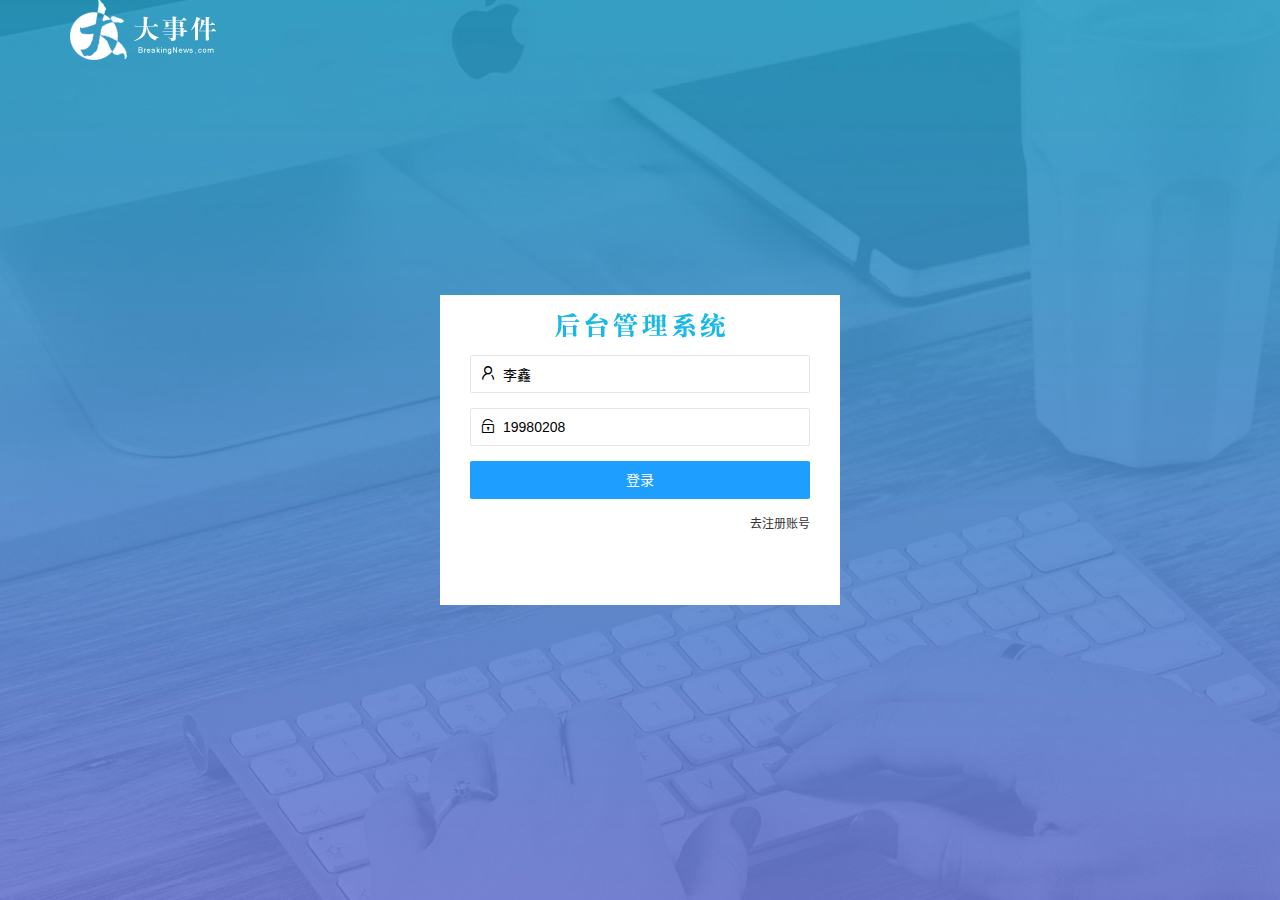
<file: login.html>
<!DOCTYPE html>
<html lang="zh-CN">

<head>
    <meta charset="UTF-8">
    <meta name="viewport" content="width=device-width, initial-scale=1.0">
    <title>Document</title>
    <!-- 1.引入layui的样式文件 -->
    <link rel="stylesheet" href="/assets/lib/layui/css/layui.css">
    <!-- 2.引入login的样式文件 -->
    <link rel="stylesheet" href="/assets/css/login.css">
    <!-- 引入icon图标 -->
    <link rel="shortcut icon" href="bitbug_favicon.ico">
</head>

<!-- 头部的 Logo 区域 -->
<div class="layui-main">
    <img src="/assets/images/logo.png" alt="" />
</div>

<!-- 登录注册区域 -->
<div class="loginAndRegBox">
    <!-- 登录注册标题 -->
    <div class="title-box"></div>
    <!-- 登录的div -->
    <div class="login-box">
        <!-- 登录的表单 -->
        <form class="layui-form" id="form_login">
            <!-- 用户名 -->
            <div class="layui-form-item">
                <i class="layui-icon layui-icon-username"></i>
                <input type="text" name="username" required lay-verify="required" placeholder="请输入用户名"
                    autocomplete="off" class="layui-input" value="李鑫">
            </div>
            <!-- 密码 -->
            <div class="layui-form-item">
                <i class="layui-icon layui-icon-password"></i>
                <input type="text" name="password" required lay-verify="required|pwd" placeholder="请输入密码"
                    autocomplete="off" class="layui-input" value="19980208">
            </div>
            <!-- 登录按钮 -->
            <div class="layui-form-item">
                <button class="layui-btn layui-btn-fluid layui-btn-normal" lay-submit>登录</button>
            </div>
            <!-- a -->
            <div class="layui-form-item links">
                <a href="javascript:;" id="link_reg">去注册账号</a>
            </div>
        </form>
    </div>


    <div class="reg-box">
        <!-- 注册的表单 -->
        <form class="layui-form" id="form_reg">
            <!-- 用户名 -->
            <div class="layui-form-item">
                <i class="layui-icon layui-icon-username"></i>
                <input type="text" name="username" required lay-verify="required" placeholder="请输入用户名"
                    autocomplete="off" class="layui-input" />
            </div>
            <!-- 密码 -->
            <div class="layui-form-item">
                <i class="layui-icon layui-icon-password"></i>
                <input type="text" name="password" required lay-verify="required|pwd" placeholder="请输入密码"
                    autocomplete="off" class="layui-input" />
            </div>
            <!-- 密码确认框 -->
            <div class="layui-form-item">
                <i class="layui-icon layui-icon-password"></i>
                <input type="text" name="repassword" required lay-verify="required|repwd" placeholder="再次确认密码"
                    autocomplete="off" class="layui-input" />
            </div>
            <!-- 注册按钮 -->
            <div class="layui-form-item">
                <!-- 注意：表单提交按钮和普通按钮的区别，就是 lay-submit 属性 -->
                <button class="layui-btn layui-btn-fluid layui-btn-normal" lay-submit>注册</button>
            </div>
            <div class="layui-form-item links">
                <a href="javascript:;" id="link_login">去登录</a>
            </div>
        </form>
    </div>
</div>
<!-- 引入layui.all.js，因为这个文件中没有使用window.onload，所以要求全部写到最低端 -->
<script src="/assets/lib/layui/layui.all.js"></script>
<!-- 引入jquery -->
<script src="/assets/lib/jquery.js"></script>
<!-- 引入baseAPI.js -->
<script src="/assets/js/baseAPI.js"></script>
<!-- 引入login.js -->
<script src="/assets/js/login.js"></script>
</body>

</html>
</file>
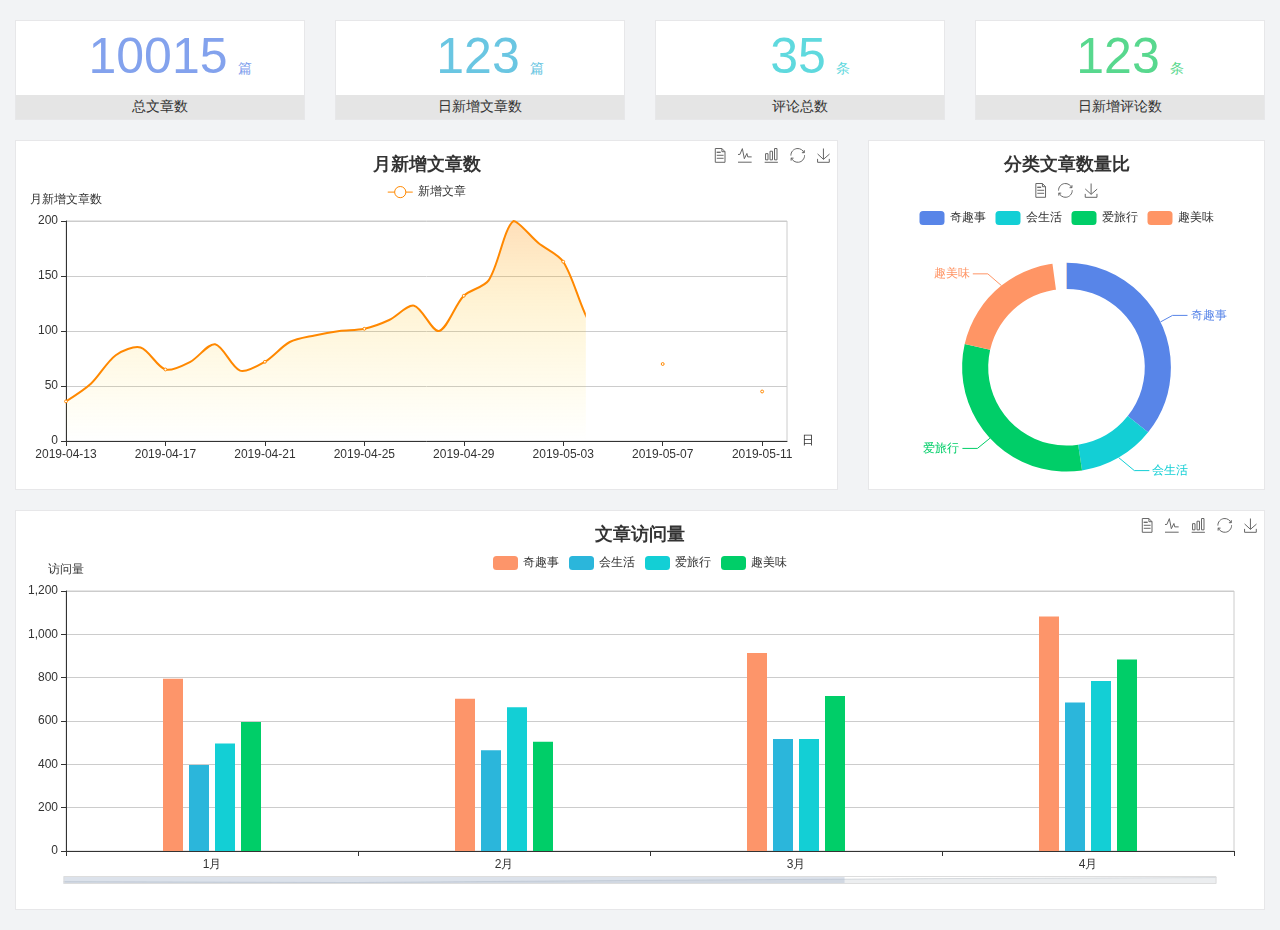
<file: home/dashboard.html>
<!DOCTYPE html>
<html lang="en">

<head>
  <meta charset="UTF-8">
  <meta name="viewport" content="width=device-width, initial-scale=1.0">
  <meta http-equiv="X-UA-Compatible" content="ie=edge">
  <title>图表统计</title>
  <link rel="stylesheet" href="../assets/lib/bootstrap.css" />
  <link rel="stylesheet" href="../assets/lib/main.css" />
  <script src="../assets/lib/jquery.js"></script>
  <script type="text/javascript" src="../assets/lib/echarts.min.js"></script>
</head>

<body>
  <div class="container-fluid">
    <div class="row spannel_list">
      <div class="col-sm-3 col-xs-6">
        <div class="spannel">
          <em>10015</em><span>篇</span>
          <b>总文章数</b>
        </div>
      </div>
      <div class="col-sm-3 col-xs-6">
        <div class="spannel scolor01">
          <em>123</em><span>篇</span>
          <b>日新增文章数</b>
        </div>
      </div>
      <div class="col-sm-3 col-xs-6">
        <div class="spannel scolor02">
          <em>35</em><span>条</span>
          <b>评论总数</b>
        </div>
      </div>
      <div class="col-sm-3 col-xs-6">
        <div class="spannel scolor03">
          <em>123</em><span>条</span>
          <b>日新增评论数</b>
        </div>
      </div>
    </div>
  </div>

  <div class="container-fluid">
    <div class="row curve-pie">
      <div class="col-lg-8 col-md-8">
        <div class="gragh_pannel" id="curve_show"></div>
      </div>
      <div class="col-lg-4 col-md-4">
        <div class="gragh_pannel" id="pie_show"></div>
      </div>
    </div>
  </div>

  <div class="container-fluid">
    <div class="column_pannel" id="column_show"></div>
  </div>

  <script>
    var oChart = echarts.init(document.getElementById('curve_show'));
    var aList_all = [
      { 'count': 36, 'date': '2019-04-13' },
      { 'count': 52, 'date': '2019-04-14' },
      { 'count': 78, 'date': '2019-04-15' },
      { 'count': 85, 'date': '2019-04-16' },
      { 'count': 65, 'date': '2019-04-17' },
      { 'count': 72, 'date': '2019-04-18' },
      { 'count': 88, 'date': '2019-04-19' },
      { 'count': 64, 'date': '2019-04-20' },
      { 'count': 72, 'date': '2019-04-21' },
      { 'count': 90, 'date': '2019-04-22' },
      { 'count': 96, 'date': '2019-04-23' },
      { 'count': 100, 'date': '2019-04-24' },
      { 'count': 102, 'date': '2019-04-25' },
      { 'count': 110, 'date': '2019-04-26' },
      { 'count': 123, 'date': '2019-04-27' },
      { 'count': 100, 'date': '2019-04-28' },
      { 'count': 132, 'date': '2019-04-29' },
      { 'count': 146, 'date': '2019-04-30' },
      { 'count': 200, 'date': '2019-05-01' },
      { 'count': 180, 'date': '2019-05-02' },
      { 'count': 163, 'date': '2019-05-03' },
      { 'count': 110, 'date': '2019-05-04' },
      { 'count': 80, 'date': '2019-05-05' },
      { 'count': 82, 'date': '2019-05-06' },
      { 'count': 70, 'date': '2019-05-07' },
      { 'count': 65, 'date': '2019-05-08' },
      { 'count': 54, 'date': '2019-05-09' },
      { 'count': 40, 'date': '2019-05-10' },
      { 'count': 45, 'date': '2019-05-11' },
      { 'count': 38, 'date': '2019-05-12' },
    ];

    let aCount = [];
    let aDate = [];

    for (var i = 0; i < aList_all.length; i++) {
      aCount.push(aList_all[i].count);
      aDate.push(aList_all[i].date);
    }

    var chartopt = {
      title: {
        text: '月新增文章数',
        left: 'center',
        top: '10'
      },
      tooltip: {
        trigger: 'axis'
      },
      legend: {
        data: ['新增文章'],
        top: '40'
      },
      toolbox: {
        show: true,
        feature: {
          mark: { show: true },
          dataView: { show: true, readOnly: false },
          magicType: { show: true, type: ['line', 'bar'] },
          restore: { show: true },
          saveAsImage: { show: true }
        }
      },
      calculable: true,
      xAxis: [
        {
          name: '日',
          type: 'category',
          boundaryGap: false,
          data: aDate
        }
      ],
      yAxis: [
        {
          name: '月新增文章数',
          type: 'value'
        }
      ],
      series: [
        {
          name: '新增文章',
          type: 'line',
          smooth: true,
          itemStyle: { normal: { areaStyle: { type: 'default' }, color: '#f80' }, lineStyle: { color: '#f80' } },
          data: aCount
        }],
      areaStyle: {
        normal: {
          color: new echarts.graphic.LinearGradient(0, 0, 0, 1, [{
            offset: 0,
            color: 'rgba(255,136,0,0.39)'
          }, {
            offset: .34,
            color: 'rgba(255,180,0,0.25)'
          }, {
            offset: 1,
            color: 'rgba(255,222,0,0.00)'
          }])

        }
      },
      grid: {
        show: true,
        x: 50,
        x2: 50,
        y: 80,
        height: 220
      }
    };

    oChart.setOption(chartopt);


    var oPie = echarts.init(document.getElementById('pie_show'));
    var oPieopt =
    {
      title: {
        top: 10,
        text: '分类文章数量比',
        x: 'center'
      },
      tooltip: {
        trigger: 'item',
        formatter: "{a} <br/>{b} : {c} ({d}%)"
      },
      color: ['#5885e8', '#13cfd5', '#00ce68', '#ff9565'],
      legend: {
        x: 'center',
        top: 65,
        data: ['奇趣事', '会生活', '爱旅行', '趣美味']
      },
      toolbox: {
        show: true,
        x: 'center',
        top: 35,
        feature: {
          mark: { show: true },
          dataView: { show: true, readOnly: false },
          magicType: {
            show: true,
            type: ['pie', 'funnel'],
            option: {
              funnel: {
                x: '25%',
                width: '50%',
                funnelAlign: 'left',
                max: 1548
              }
            }
          },
          restore: { show: true },
          saveAsImage: { show: true }
        }
      },
      calculable: true,
      series: [
        {
          name: '访问来源',
          type: 'pie',
          radius: ['45%', '60%'],
          center: ['50%', '65%'],
          data: [
            { value: 300, name: '奇趣事' },
            { value: 100, name: '会生活' },
            { value: 260, name: '爱旅行' },
            { value: 180, name: '趣美味' }
          ]
        }
      ]
    };
    oPie.setOption(oPieopt);



    var oColumn = this.echarts.init(document.getElementById('column_show'));
    var oColumnopt =
    {
      title: {
        text: '文章访问量',
        left: 'center',
        top: '10'
      },
      tooltip: {
        trigger: 'axis'
      },
      legend: {
        data: ['奇趣事', '会生活', '爱旅行', '趣美味'],
        top: '40'
      },
      toolbox: {
        show: true,
        feature: {
          mark: { show: true },
          dataView: { show: true, readOnly: false },
          magicType: { show: true, type: ['line', 'bar'] },
          restore: { show: true },
          saveAsImage: { show: true }
        }
      },
      calculable: true,
      xAxis: [
        {
          type: 'category',
          data: ['1月', '2月', '3月', '4月', '5月']
        }
      ],
      yAxis: [
        {
          name: '访问量',
          type: 'value'
        }
      ],
      series: [
        {
          name: '奇趣事',
          type: 'bar',
          barWidth: 20,
          itemStyle: {
            normal: { areaStyle: { type: 'default' }, color: '#fd956a' }
          },
          data: [800, 708, 920, 1090, 1200]
        },
        {
          name: '会生活',
          type: 'bar',
          barWidth: 20,
          itemStyle: {
            normal: { areaStyle: { type: 'default' }, color: '#2bb6db' }
          },
          data: [400, 468, 520, 690, 800]
        },
        {
          name: '爱旅行',
          type: 'bar',
          barWidth: 20,
          itemStyle: {
            normal: { areaStyle: { type: 'default' }, color: '#13cfd5' }
          },
          data: [500, 668, 520, 790, 900]
        },
        {
          name: '趣美味',
          type: 'bar',
          barWidth: 20,
          itemStyle: {
            normal: { areaStyle: { type: 'default' }, color: '#00ce68' }
          },
          data: [600, 508, 720, 890, 1000]
        }
      ],
      grid: {
        show: true,
        x: 50,
        x2: 30,
        y: 80,
        height: 260
      },
      dataZoom: [//给x轴设置滚动条
        {
          start: 0,//默认为0
          end: 100 - 1000 / 31,//默认为100
          type: 'slider',
          show: true,
          xAxisIndex: [0],
          handleSize: 0,//滑动条的 左右2个滑动条的大小
          height: 8,//组件高度
          left: 45, //左边的距离
          right: 50,//右边的距离
          bottom: 26,//右边的距离
          handleColor: '#ddd',//h滑动图标的颜色
          handleStyle: {
            borderColor: "#cacaca",
            borderWidth: "1",
            shadowBlur: 2,
            background: "#ddd",
            shadowColor: "#ddd",
          }
        }]
    };
    oColumn.setOption(oColumnopt);
  </script>
</body>

</html>
</file>
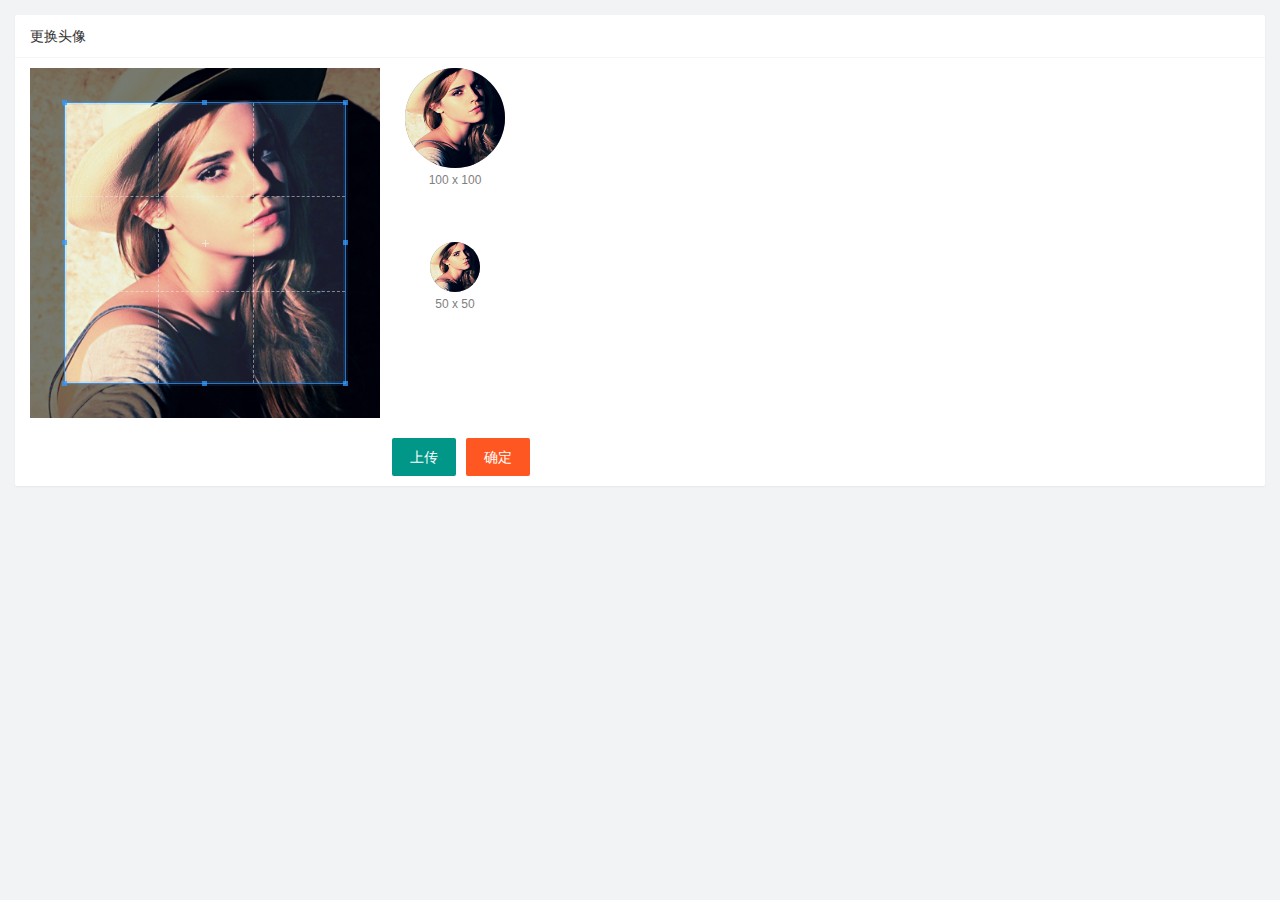
<file: user/user_avatar.html>
<!DOCTYPE html>
<html lang="en">

<head>
    <meta charset="UTF-8">
    <meta name="viewport" content="width=device-width, initial-scale=1.0">
    <meta http-equiv="X-UA-Compatible" content="ie=edge">
    <title>Document</title>
    <!-- layui样式 -->
    <link rel="stylesheet" href="/assets/lib/layui/css/layui.css">
    <link rel="stylesheet" href="/assets/lib/cropper/cropper.css" />
    <!-- 自己样式 -->
    <link rel="stylesheet" href="/assets/css/user/user_avatar.css">
</head>

<body>
    <!-- 卡片区域 -->
    <div class="layui-card">
        <div class="layui-card-header">更换头像</div>
        <div class="layui-card-body">
            <!-- 第一行的图片裁剪和预览区域 -->
            <div class="row1">
                <!-- 图片裁剪区域 -->
                <div class="cropper-box">
                    <!-- 这个 img 标签很重要，将来会把它初始化为裁剪区域 -->
                    <img id="image" src="/assets/images/sample.jpg" />
                </div>
                <!-- 图片的预览区域 -->
                <div class="preview-box">
                    <div>
                        <!-- 宽高为 100px 的预览区域 -->
                        <div class="img-preview w100"></div>
                        <p class="size">100 x 100</p>
                    </div>
                    <div>
                        <!-- 宽高为 50px 的预览区域 -->
                        <div class="img-preview w50"></div>
                        <p class="size">50 x 50</p>
                    </div>
                </div>
            </div>

            <!-- 第二行的按钮区域 -->
            <div class="row2">
                <!-- accept控制上传文件的类型 -->
                <input multiple type="file" id="file" accept="image/png,image/jpeg">
                <button id="btnChooseImage" type="button" class="layui-btn">上传</button>
                <button id="btnUpload" type="button" class="layui-btn layui-btn-danger">确定</button>
            </div>
        </div>
    </div>

    <script src="/assets/lib/layui/layui.all.js"></script>
    <script src="/assets/lib/jquery.js"></script>
    <script src="/assets/lib/cropper/Cropper.js"></script>
    <script src="/assets/lib/cropper/jquery-cropper.js"></script>
    <script src="/assets/js/baseAPI.js"></script>
    <!-- 引入自己的js -->
    <script src="/assets/js/user/user_avatar.js"></script>
</body>

</html>
</file>
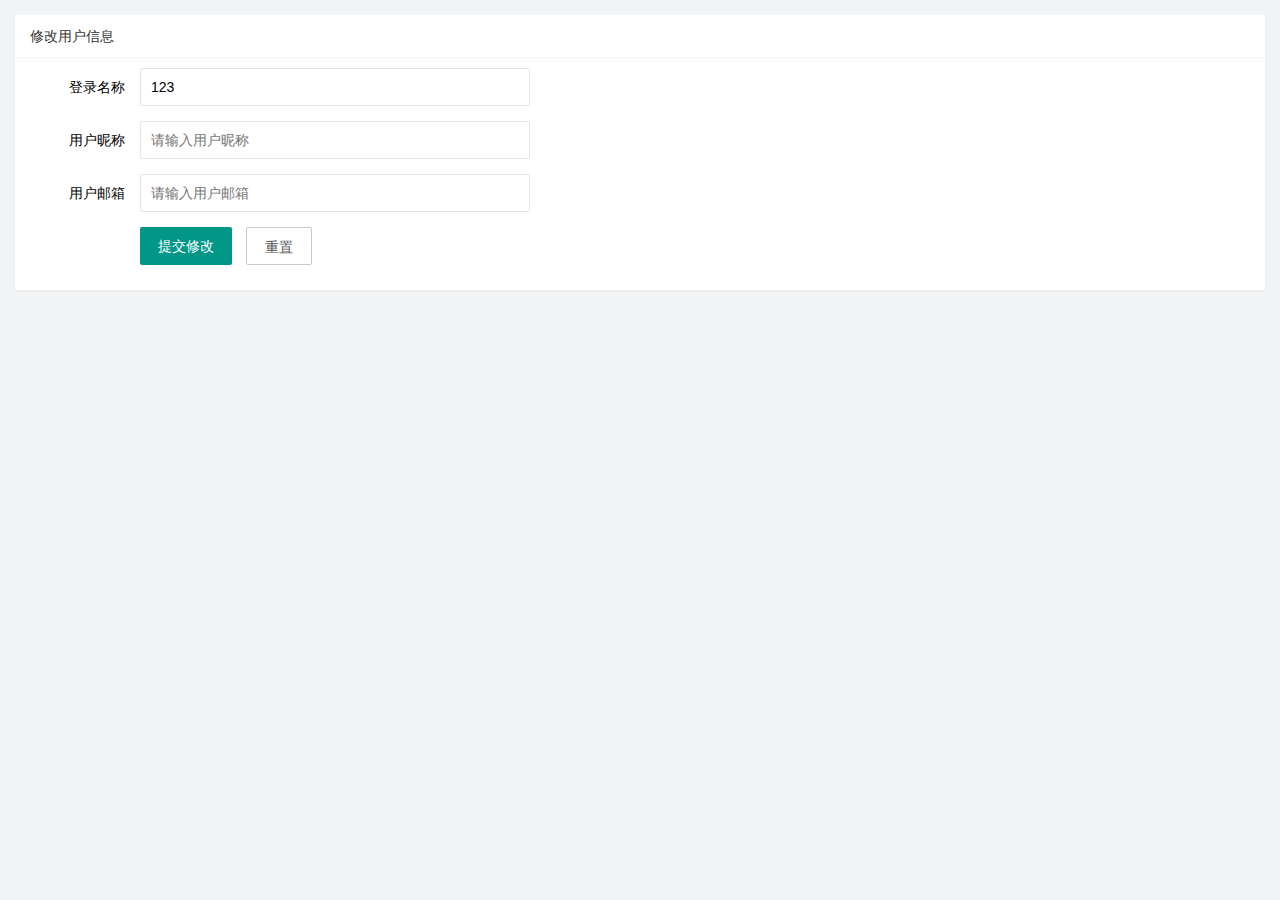
<file: user/user_info.html>
<!DOCTYPE html>
<html lang="en">

<head>
    <meta charset="UTF-8">
    <meta name="viewport" content="width=device-width, initial-scale=1.0">
    <meta http-equiv="X-UA-Compatible" content="ie=edge">
    <title>基本资料页面</title>
    <!-- 引入layui样式 -->
    <link rel="stylesheet" href="/assets/lib/layui/css/layui.css">
    <!-- 引入当前页面的样式 -->
    <link rel="stylesheet" href="/assets/css/user/user_info.css">
</head>

<body>
    <!-- 卡片区域 -->
    <div class="layui-card">
        <div class="layui-card-header">修改用户信息</div>
        <div class="layui-card-body">
            <!-- form 表单 -->
            <form class="layui-form" lay-filter="formUserInfo">
                <!-- 用隐藏域记录和收集id -->
                <input type="hidden" name="id">
                <!-- 登录名称 -->
                <div class="layui-form-item">
                    <label class="layui-form-label">登录名称</label>
                    <div class="layui-input-block">
                        <input value="123" type="text" name="username" required lay-verify="required" placeholder="请输入登录名称" autocomplete="off" class="layui-input" readonly>
                    </div>
                </div>
                <!-- 用户昵称 -->
                <div class="layui-form-item">
                    <label class="layui-form-label">用户昵称</label>
                    <div class="layui-input-block">
                        <input type="text" name="nickname" required lay-verify="required|nickname" placeholder="请输入用户昵称" autocomplete="off" class="layui-input">
                    </div>
                </div>
                <!-- 用户邮箱 -->
                <div class="layui-form-item">
                    <label class="layui-form-label">用户邮箱</label>
                    <div class="layui-input-block">
                        <input type="text" name="email" required lay-verify="required|email" placeholder="请输入用户邮箱" autocomplete="off" class="layui-input">
                    </div>
                </div>
                <!-- 提交和重置按钮 -->
                <div class="layui-form-item">
                    <div class="layui-input-block">
                        <button class="layui-btn" lay-submit lay-filter="formDemo">提交修改</button>
                        <button id="btnReset" type="reset" class="layui-btn layui-btn-primary">重置</button>
                    </div>
                </div>
            </form>
        </div>
    </div>

    <!-- 引入 layui.all.js 文件  -->
    <script src="/assets/lib/layui/layui.all.js"></script>
    <!-- 引入jquery -->
    <script src="/assets/lib/jquery.js"></script>
    <!-- 引入自己封装的baseAPI.js -->
    <script src="/assets/js/baseAPI.js"></script>
    <!-- 引入首页自己的js -->
    <script src="/assets/js/user/user_info.js"></script>
</body>

</html>
</file>
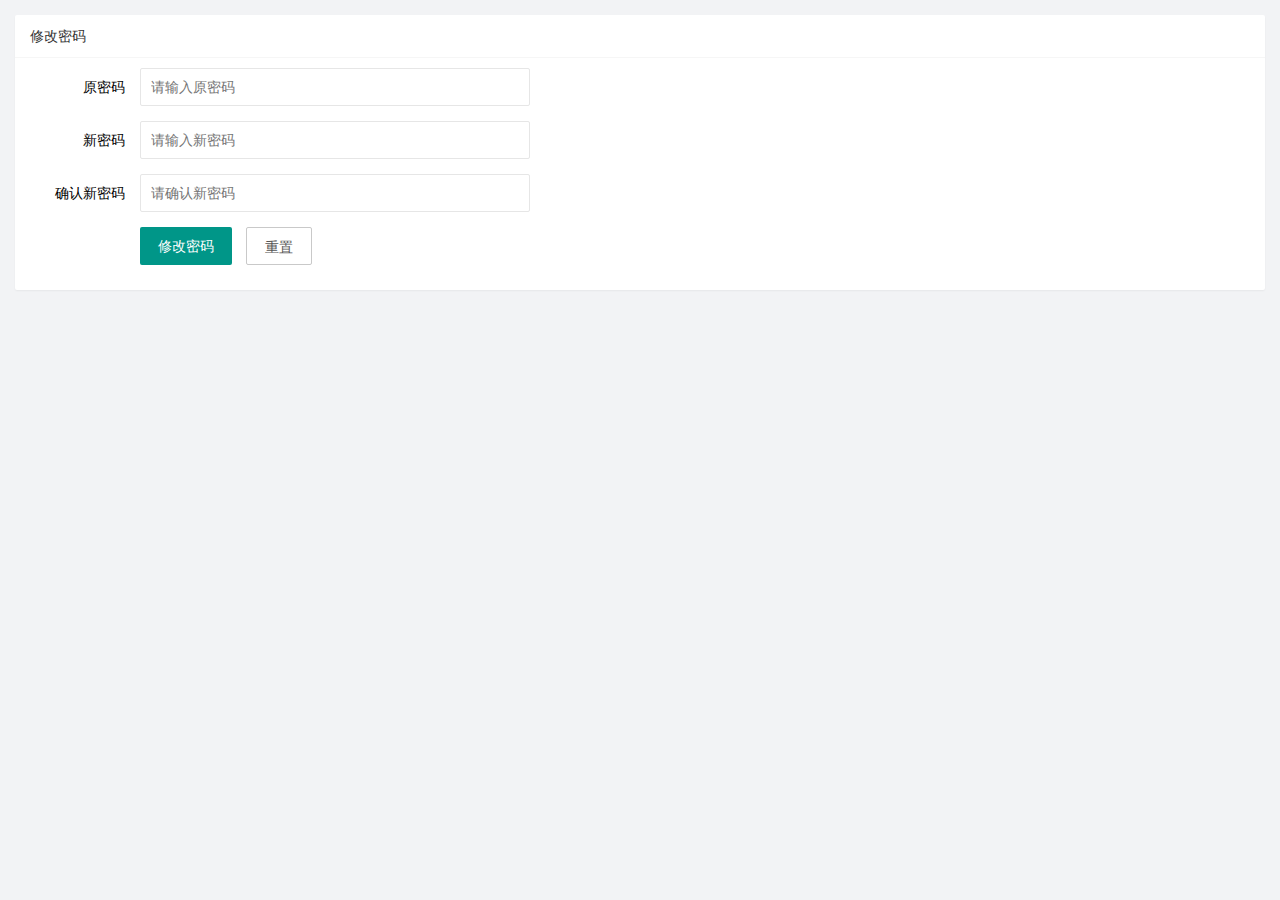
<file: user/user_pwd.html>
<!DOCTYPE html>
<html lang="en">

<head>
    <meta charset="UTF-8">
    <meta name="viewport" content="width=device-width, initial-scale=1.0">
    <meta http-equiv="X-UA-Compatible" content="ie=edge">
    <title>基本资料页面</title>
    <!-- 引入layui样式 -->
    <link rel="stylesheet" href="/assets/lib/layui/css/layui.css">
    <!-- 引入当前页面的样式 -->
    <link rel="stylesheet" href="/assets/css/user/user_pwd.css">
</head>

<body>
    <!-- 卡片区域 -->
    <div class="layui-card">
        <div class="layui-card-header">修改密码</div>
        <div class="layui-card-body">
            <!-- form 表单 -->
            <form class="layui-form">
                <!-- 原密码 -->
                <div class="layui-form-item">
                    <label class="layui-form-label">原密码</label>
                    <div class="layui-input-block">
                        <input type="text" name="oldPwd" required lay-verify="required|pwd" placeholder="请输入原密码" autocomplete="off" class="layui-input">
                    </div>
                </div>
                <!-- 新密码 -->
                <div class="layui-form-item">
                    <label class="layui-form-label">新密码</label>
                    <div class="layui-input-block">
                        <input type="text" name="newPwd" required lay-verify="required|pwd|samePwd" placeholder="请输入新密码" autocomplete="off" class="layui-input">
                    </div>
                </div>
                <!-- 确认新密码 -->
                <div class="layui-form-item">
                    <label class="layui-form-label">确认新密码</label>
                    <div class="layui-input-block">
                        <input type="text" name="rePwd" required lay-verify="required|pwd|rePwd" placeholder="请确认新密码" autocomplete="off" class="layui-input">
                    </div>
                </div>
                <!-- 提交和重置按钮 -->
                <div class="layui-form-item">
                    <div class="layui-input-block">
                        <button class="layui-btn" lay-submit lay-filter="formDemo">修改密码</button>
                        <button type="reset" class="layui-btn layui-btn-primary">重置</button>
                    </div>
                </div>
            </form>
        </div>
    </div>

    <!-- 引入 layui.all.js 文件  -->
    <script src="/assets/lib/layui/layui.all.js"></script>
    <!-- 引入jquery -->
    <script src="/assets/lib/jquery.js"></script>
    <!-- 引入自己封装的baseAPI.js -->
    <script src="/assets/js/baseAPI.js"></script>
    <!-- 引入首页自己的js -->
    <script src="/assets/js/user/user_pwd.js"></script>
</body>

</html>
</file>
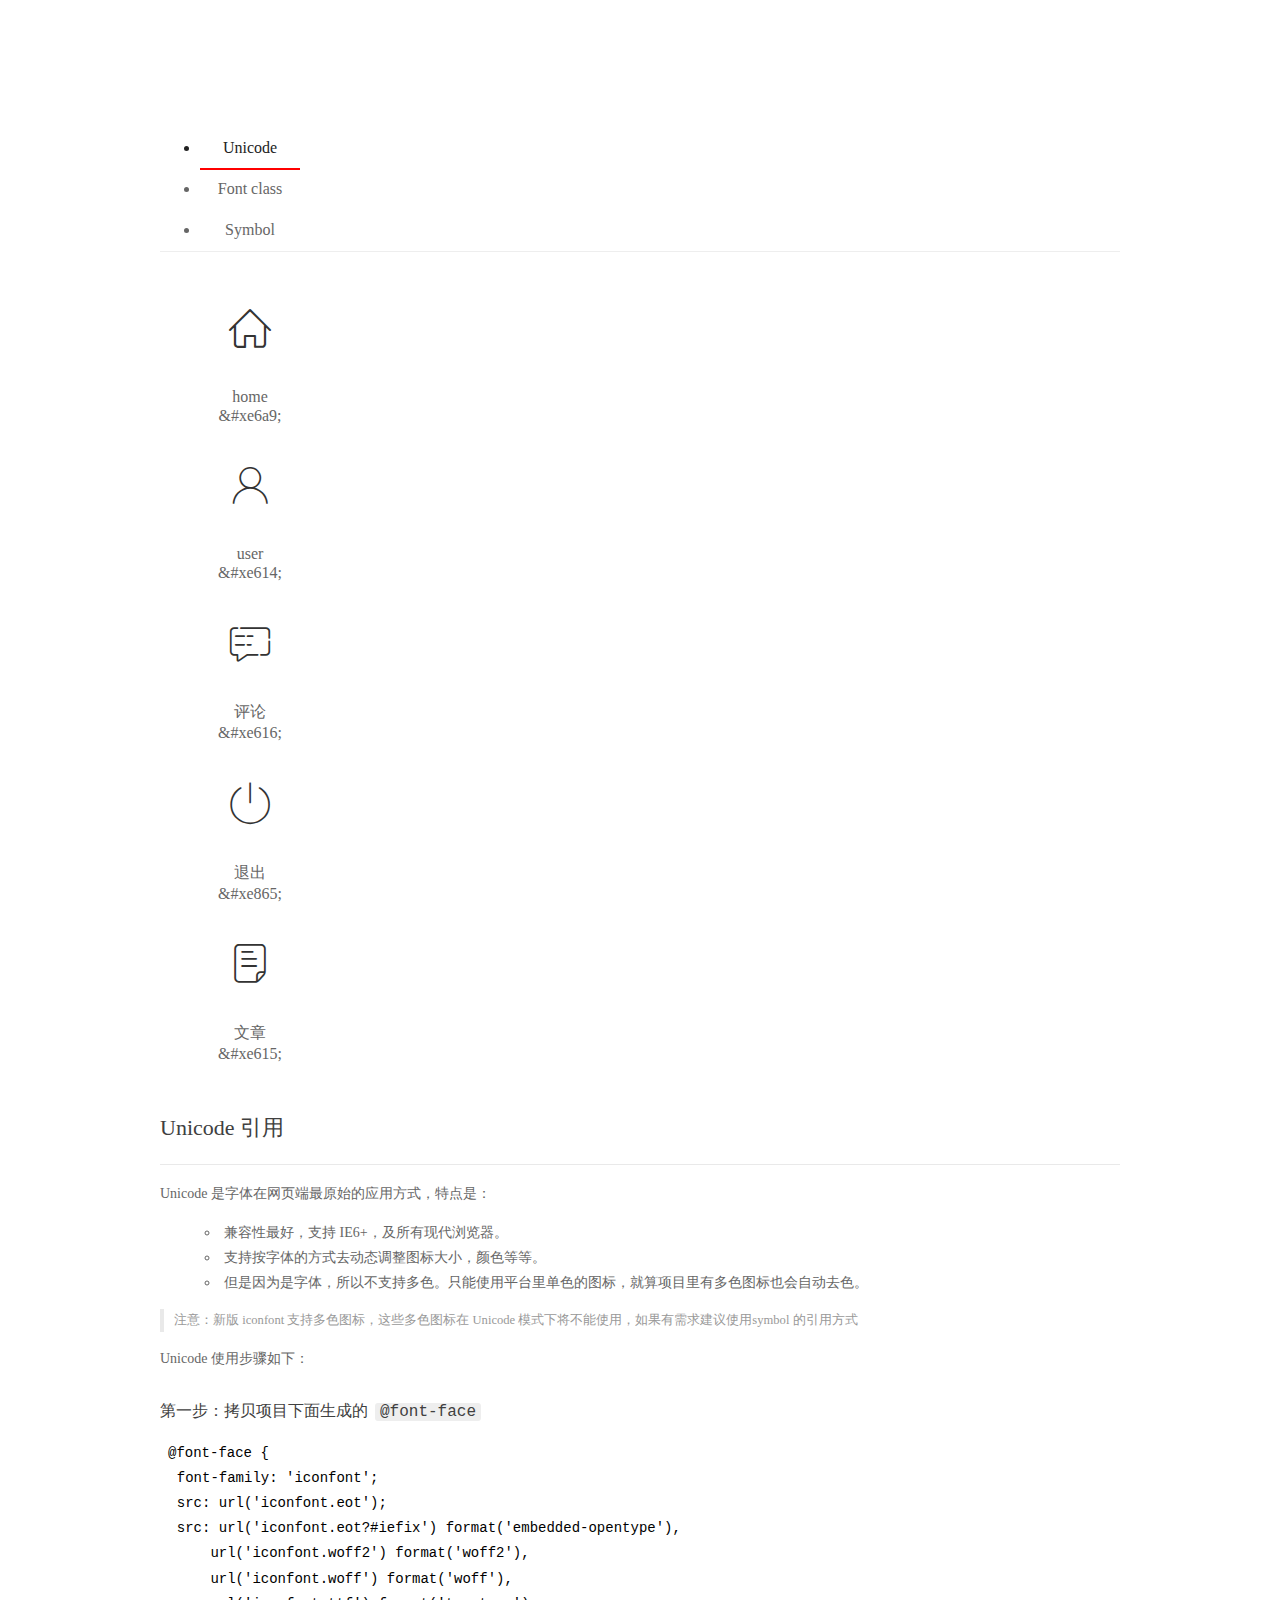
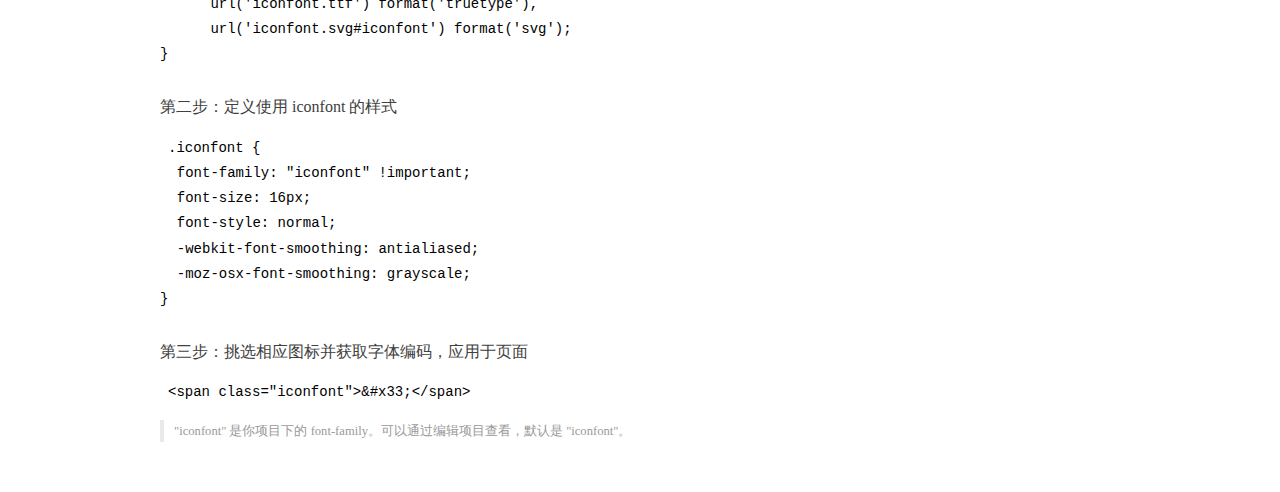
<file: assets/fonts/demo_index.html>
<!DOCTYPE html>
<html>
<head>
  <meta charset="utf-8"/>
  <title>IconFont Demo</title>
  <link rel="shortcut icon" href="https://gtms04.alicdn.com/tps/i4/TB1_oz6GVXXXXaFXpXXJDFnIXXX-64-64.ico" type="image/x-icon"/>
  <link rel="stylesheet" href="https://g.alicdn.com/thx/cube/1.3.2/cube.min.css">
  <link rel="stylesheet" href="demo.css">
  <link rel="stylesheet" href="iconfont.css">
  <script src="iconfont.js"></script>
  <!-- jQuery -->
  <script src="https://a1.alicdn.com/oss/uploads/2018/12/26/7bfddb60-08e8-11e9-9b04-53e73bb6408b.js"></script>
  <!-- 代码高亮 -->
  <script src="https://a1.alicdn.com/oss/uploads/2018/12/26/a3f714d0-08e6-11e9-8a15-ebf944d7534c.js"></script>
</head>
<body>
  <div class="main">
    <h1 class="logo"><a href="https://www.iconfont.cn/" title="iconfont 首页" target="_blank">&#xe86b;</a></h1>
    <div class="nav-tabs">
      <ul id="tabs" class="dib-box">
        <li class="dib active"><span>Unicode</span></li>
        <li class="dib"><span>Font class</span></li>
        <li class="dib"><span>Symbol</span></li>
      </ul>
      
    </div>
    <div class="tab-container">
      <div class="content unicode" style="display: block;">
          <ul class="icon_lists dib-box">
          
            <li class="dib">
              <span class="icon iconfont">&#xe6a9;</span>
                <div class="name">home</div>
                <div class="code-name">&amp;#xe6a9;</div>
              </li>
          
            <li class="dib">
              <span class="icon iconfont">&#xe614;</span>
                <div class="name">user</div>
                <div class="code-name">&amp;#xe614;</div>
              </li>
          
            <li class="dib">
              <span class="icon iconfont">&#xe616;</span>
                <div class="name">评论</div>
                <div class="code-name">&amp;#xe616;</div>
              </li>
          
            <li class="dib">
              <span class="icon iconfont">&#xe865;</span>
                <div class="name">退出</div>
                <div class="code-name">&amp;#xe865;</div>
              </li>
          
            <li class="dib">
              <span class="icon iconfont">&#xe615;</span>
                <div class="name">文章</div>
                <div class="code-name">&amp;#xe615;</div>
              </li>
          
          </ul>
          <div class="article markdown">
          <h2 id="unicode-">Unicode 引用</h2>
          <hr>

          <p>Unicode 是字体在网页端最原始的应用方式，特点是：</p>
          <ul>
            <li>兼容性最好，支持 IE6+，及所有现代浏览器。</li>
            <li>支持按字体的方式去动态调整图标大小，颜色等等。</li>
            <li>但是因为是字体，所以不支持多色。只能使用平台里单色的图标，就算项目里有多色图标也会自动去色。</li>
          </ul>
          <blockquote>
            <p>注意：新版 iconfont 支持多色图标，这些多色图标在 Unicode 模式下将不能使用，如果有需求建议使用symbol 的引用方式</p>
          </blockquote>
          <p>Unicode 使用步骤如下：</p>
          <h3 id="-font-face">第一步：拷贝项目下面生成的 <code>@font-face</code></h3>
<pre><code class="language-css"
>@font-face {
  font-family: 'iconfont';
  src: url('iconfont.eot');
  src: url('iconfont.eot?#iefix') format('embedded-opentype'),
      url('iconfont.woff2') format('woff2'),
      url('iconfont.woff') format('woff'),
      url('iconfont.ttf') format('truetype'),
      url('iconfont.svg#iconfont') format('svg');
}
</code></pre>
          <h3 id="-iconfont-">第二步：定义使用 iconfont 的样式</h3>
<pre><code class="language-css"
>.iconfont {
  font-family: "iconfont" !important;
  font-size: 16px;
  font-style: normal;
  -webkit-font-smoothing: antialiased;
  -moz-osx-font-smoothing: grayscale;
}
</code></pre>
          <h3 id="-">第三步：挑选相应图标并获取字体编码，应用于页面</h3>
<pre>
<code class="language-html"
>&lt;span class="iconfont"&gt;&amp;#x33;&lt;/span&gt;
</code></pre>
          <blockquote>
            <p>"iconfont" 是你项目下的 font-family。可以通过编辑项目查看，默认是 "iconfont"。</p>
          </blockquote>
          </div>
      </div>
      <div class="content font-class">
        <ul class="icon_lists dib-box">
          
          <li class="dib">
            <span class="icon iconfont icon-home"></span>
            <div class="name">
              home
            </div>
            <div class="code-name">.icon-home
            </div>
          </li>
          
          <li class="dib">
            <span class="icon iconfont icon-user"></span>
            <div class="name">
              user
            </div>
            <div class="code-name">.icon-user
            </div>
          </li>
          
          <li class="dib">
            <span class="icon iconfont icon-pinglun"></span>
            <div class="name">
              评论
            </div>
            <div class="code-name">.icon-pinglun
            </div>
          </li>
          
          <li class="dib">
            <span class="icon iconfont icon-tuichu"></span>
            <div class="name">
              退出
            </div>
            <div class="code-name">.icon-tuichu
            </div>
          </li>
          
          <li class="dib">
            <span class="icon iconfont icon-16"></span>
            <div class="name">
              文章
            </div>
            <div class="code-name">.icon-16
            </div>
          </li>
          
        </ul>
        <div class="article markdown">
        <h2 id="font-class-">font-class 引用</h2>
        <hr>

        <p>font-class 是 Unicode 使用方式的一种变种，主要是解决 Unicode 书写不直观，语意不明确的问题。</p>
        <p>与 Unicode 使用方式相比，具有如下特点：</p>
        <ul>
          <li>兼容性良好，支持 IE8+，及所有现代浏览器。</li>
          <li>相比于 Unicode 语意明确，书写更直观。可以很容易分辨这个 icon 是什么。</li>
          <li>因为使用 class 来定义图标，所以当要替换图标时，只需要修改 class 里面的 Unicode 引用。</li>
          <li>不过因为本质上还是使用的字体，所以多色图标还是不支持的。</li>
        </ul>
        <p>使用步骤如下：</p>
        <h3 id="-fontclass-">第一步：引入项目下面生成的 fontclass 代码：</h3>
<pre><code class="language-html">&lt;link rel="stylesheet" href="./iconfont.css"&gt;
</code></pre>
        <h3 id="-">第二步：挑选相应图标并获取类名，应用于页面：</h3>
<pre><code class="language-html">&lt;span class="iconfont icon-xxx"&gt;&lt;/span&gt;
</code></pre>
        <blockquote>
          <p>"
            iconfont" 是你项目下的 font-family。可以通过编辑项目查看，默认是 "iconfont"。</p>
        </blockquote>
      </div>
      </div>
      <div class="content symbol">
          <ul class="icon_lists dib-box">
          
            <li class="dib">
                <svg class="icon svg-icon" aria-hidden="true">
                  <use xlink:href="#icon-home"></use>
                </svg>
                <div class="name">home</div>
                <div class="code-name">#icon-home</div>
            </li>
          
            <li class="dib">
                <svg class="icon svg-icon" aria-hidden="true">
                  <use xlink:href="#icon-user"></use>
                </svg>
                <div class="name">user</div>
                <div class="code-name">#icon-user</div>
            </li>
          
            <li class="dib">
                <svg class="icon svg-icon" aria-hidden="true">
                  <use xlink:href="#icon-pinglun"></use>
                </svg>
                <div class="name">评论</div>
                <div class="code-name">#icon-pinglun</div>
            </li>
          
            <li class="dib">
                <svg class="icon svg-icon" aria-hidden="true">
                  <use xlink:href="#icon-tuichu"></use>
                </svg>
                <div class="name">退出</div>
                <div class="code-name">#icon-tuichu</div>
            </li>
          
            <li class="dib">
                <svg class="icon svg-icon" aria-hidden="true">
                  <use xlink:href="#icon-16"></use>
                </svg>
                <div class="name">文章</div>
                <div class="code-name">#icon-16</div>
            </li>
          
          </ul>
          <div class="article markdown">
          <h2 id="symbol-">Symbol 引用</h2>
          <hr>

          <p>这是一种全新的使用方式，应该说这才是未来的主流，也是平台目前推荐的用法。相关介绍可以参考这篇<a href="">文章</a>
            这种用法其实是做了一个 SVG 的集合，与另外两种相比具有如下特点：</p>
          <ul>
            <li>支持多色图标了，不再受单色限制。</li>
            <li>通过一些技巧，支持像字体那样，通过 <code>font-size</code>, <code>color</code> 来调整样式。</li>
            <li>兼容性较差，支持 IE9+，及现代浏览器。</li>
            <li>浏览器渲染 SVG 的性能一般，还不如 png。</li>
          </ul>
          <p>使用步骤如下：</p>
          <h3 id="-symbol-">第一步：引入项目下面生成的 symbol 代码：</h3>
<pre><code class="language-html">&lt;script src="./iconfont.js"&gt;&lt;/script&gt;
</code></pre>
          <h3 id="-css-">第二步：加入通用 CSS 代码（引入一次就行）：</h3>
<pre><code class="language-html">&lt;style&gt;
.icon {
  width: 1em;
  height: 1em;
  vertical-align: -0.15em;
  fill: currentColor;
  overflow: hidden;
}
&lt;/style&gt;
</code></pre>
          <h3 id="-">第三步：挑选相应图标并获取类名，应用于页面：</h3>
<pre><code class="language-html">&lt;svg class="icon" aria-hidden="true"&gt;
  &lt;use xlink:href="#icon-xxx"&gt;&lt;/use&gt;
&lt;/svg&gt;
</code></pre>
          </div>
      </div>

    </div>
  </div>
  <script>
  $(document).ready(function () {
      $('.tab-container .content:first').show()

      $('#tabs li').click(function (e) {
        var tabContent = $('.tab-container .content')
        var index = $(this).index()

        if ($(this).hasClass('active')) {
          return
        } else {
          $('#tabs li').removeClass('active')
          $(this).addClass('active')

          tabContent.hide().eq(index).fadeIn()
        }
      })
    })
  </script>
</body>
</html>
</file>
<file: assets/lib/layui/css/layui.css>
/** layui-v2.5.5 MIT License By https://www.layui.com */
 .layui-inline,img{display:inline-block;vertical-align:middle}h1,h2,h3,h4,h5,h6{font-weight:400}.layui-edge,.layui-header,.layui-inline,.layui-main{position:relative}.layui-body,.layui-edge,.layui-elip{overflow:hidden}.layui-btn,.layui-edge,.layui-inline,img{vertical-align:middle}.layui-btn,.layui-disabled,.layui-icon,.layui-unselect{-moz-user-select:none;-webkit-user-select:none;-ms-user-select:none}.layui-elip,.layui-form-checkbox span,.layui-form-pane .layui-form-label{text-overflow:ellipsis;white-space:nowrap}.layui-breadcrumb,.layui-tree-btnGroup{visibility:hidden}blockquote,body,button,dd,div,dl,dt,form,h1,h2,h3,h4,h5,h6,input,li,ol,p,pre,td,textarea,th,ul{margin:0;padding:0;-webkit-tap-highlight-color:rgba(0,0,0,0)}a:active,a:hover{outline:0}img{border:none}li{list-style:none}table{border-collapse:collapse;border-spacing:0}h4,h5,h6{font-size:100%}button,input,optgroup,option,select,textarea{font-family:inherit;font-size:inherit;font-style:inherit;font-weight:inherit;outline:0}pre{white-space:pre-wrap;white-space:-moz-pre-wrap;white-space:-pre-wrap;white-space:-o-pre-wrap;word-wrap:break-word}body{line-height:24px;font:14px Helvetica Neue,Helvetica,PingFang SC,Tahoma,Arial,sans-serif}hr{height:1px;margin:10px 0;border:0;clear:both}a{color:#333;text-decoration:none}a:hover{color:#777}a cite{font-style:normal;*cursor:pointer}.layui-border-box,.layui-border-box *{box-sizing:border-box}.layui-box,.layui-box *{box-sizing:content-box}.layui-clear{clear:both;*zoom:1}.layui-clear:after{content:'\20';clear:both;*zoom:1;display:block;height:0}.layui-inline{*display:inline;*zoom:1}.layui-edge{display:inline-block;width:0;height:0;border-width:6px;border-style:dashed;border-color:transparent}.layui-edge-top{top:-4px;border-bottom-color:#999;border-bottom-style:solid}.layui-edge-right{border-left-color:#999;border-left-style:solid}.layui-edge-bottom{top:2px;border-top-color:#999;border-top-style:solid}.layui-edge-left{border-right-color:#999;border-right-style:solid}.layui-disabled,.layui-disabled:hover{color:#d2d2d2!important;cursor:not-allowed!important}.layui-circle{border-radius:100%}.layui-show{display:block!important}.layui-hide{display:none!important}@font-face{font-family:layui-icon;src:url(../font/iconfont.eot?v=250);src:url(../font/iconfont.eot?v=250#iefix) format('embedded-opentype'),url(../font/iconfont.woff2?v=250) format('woff2'),url(../font/iconfont.woff?v=250) format('woff'),url(../font/iconfont.ttf?v=250) format('truetype'),url(../font/iconfont.svg?v=250#layui-icon) format('svg')}.layui-icon{font-family:layui-icon!important;font-size:16px;font-style:normal;-webkit-font-smoothing:antialiased;-moz-osx-font-smoothing:grayscale}.layui-icon-reply-fill:before{content:"\e611"}.layui-icon-set-fill:before{content:"\e614"}.layui-icon-menu-fill:before{content:"\e60f"}.layui-icon-search:before{content:"\e615"}.layui-icon-share:before{content:"\e641"}.layui-icon-set-sm:before{content:"\e620"}.layui-icon-engine:before{content:"\e628"}.layui-icon-close:before{content:"\1006"}.layui-icon-close-fill:before{content:"\1007"}.layui-icon-chart-screen:before{content:"\e629"}.layui-icon-star:before{content:"\e600"}.layui-icon-circle-dot:before{content:"\e617"}.layui-icon-chat:before{content:"\e606"}.layui-icon-release:before{content:"\e609"}.layui-icon-list:before{content:"\e60a"}.layui-icon-chart:before{content:"\e62c"}.layui-icon-ok-circle:before{content:"\1005"}.layui-icon-layim-theme:before{content:"\e61b"}.layui-icon-table:before{content:"\e62d"}.layui-icon-right:before{content:"\e602"}.layui-icon-left:before{content:"\e603"}.layui-icon-cart-simple:before{content:"\e698"}.layui-icon-face-cry:before{content:"\e69c"}.layui-icon-face-smile:before{content:"\e6af"}.layui-icon-survey:before{content:"\e6b2"}.layui-icon-tree:before{content:"\e62e"}.layui-icon-upload-circle:before{content:"\e62f"}.layui-icon-add-circle:before{content:"\e61f"}.layui-icon-download-circle:before{content:"\e601"}.layui-icon-templeate-1:before{content:"\e630"}.layui-icon-util:before{content:"\e631"}.layui-icon-face-surprised:before{content:"\e664"}.layui-icon-edit:before{content:"\e642"}.layui-icon-speaker:before{content:"\e645"}.layui-icon-down:before{content:"\e61a"}.layui-icon-file:before{content:"\e621"}.layui-icon-layouts:before{content:"\e632"}.layui-icon-rate-half:before{content:"\e6c9"}.layui-icon-add-circle-fine:before{content:"\e608"}.layui-icon-prev-circle:before{content:"\e633"}.layui-icon-read:before{content:"\e705"}.layui-icon-404:before{content:"\e61c"}.layui-icon-carousel:before{content:"\e634"}.layui-icon-help:before{content:"\e607"}.layui-icon-code-circle:before{content:"\e635"}.layui-icon-water:before{content:"\e636"}.layui-icon-username:before{content:"\e66f"}.layui-icon-find-fill:before{content:"\e670"}.layui-icon-about:before{content:"\e60b"}.layui-icon-location:before{content:"\e715"}.layui-icon-up:before{content:"\e619"}.layui-icon-pause:before{content:"\e651"}.layui-icon-date:before{content:"\e637"}.layui-icon-layim-uploadfile:before{content:"\e61d"}.layui-icon-delete:before{content:"\e640"}.layui-icon-play:before{content:"\e652"}.layui-icon-top:before{content:"\e604"}.layui-icon-friends:before{content:"\e612"}.layui-icon-refresh-3:before{content:"\e9aa"}.layui-icon-ok:before{content:"\e605"}.layui-icon-layer:before{content:"\e638"}.layui-icon-face-smile-fine:before{content:"\e60c"}.layui-icon-dollar:before{content:"\e659"}.layui-icon-group:before{content:"\e613"}.layui-icon-layim-download:before{content:"\e61e"}.layui-icon-picture-fine:before{content:"\e60d"}.layui-icon-link:before{content:"\e64c"}.layui-icon-diamond:before{content:"\e735"}.layui-icon-log:before{content:"\e60e"}.layui-icon-rate-solid:before{content:"\e67a"}.layui-icon-fonts-del:before{content:"\e64f"}.layui-icon-unlink:before{content:"\e64d"}.layui-icon-fonts-clear:before{content:"\e639"}.layui-icon-triangle-r:before{content:"\e623"}.layui-icon-circle:before{content:"\e63f"}.layui-icon-radio:before{content:"\e643"}.layui-icon-align-center:before{content:"\e647"}.layui-icon-align-right:before{content:"\e648"}.layui-icon-align-left:before{content:"\e649"}.layui-icon-loading-1:before{content:"\e63e"}.layui-icon-return:before{content:"\e65c"}.layui-icon-fonts-strong:before{content:"\e62b"}.layui-icon-upload:before{content:"\e67c"}.layui-icon-dialogue:before{content:"\e63a"}.layui-icon-video:before{content:"\e6ed"}.layui-icon-headset:before{content:"\e6fc"}.layui-icon-cellphone-fine:before{content:"\e63b"}.layui-icon-add-1:before{content:"\e654"}.layui-icon-face-smile-b:before{content:"\e650"}.layui-icon-fonts-html:before{content:"\e64b"}.layui-icon-form:before{content:"\e63c"}.layui-icon-cart:before{content:"\e657"}.layui-icon-camera-fill:before{content:"\e65d"}.layui-icon-tabs:before{content:"\e62a"}.layui-icon-fonts-code:before{content:"\e64e"}.layui-icon-fire:before{content:"\e756"}.layui-icon-set:before{content:"\e716"}.layui-icon-fonts-u:before{content:"\e646"}.layui-icon-triangle-d:before{content:"\e625"}.layui-icon-tips:before{content:"\e702"}.layui-icon-picture:before{content:"\e64a"}.layui-icon-more-vertical:before{content:"\e671"}.layui-icon-flag:before{content:"\e66c"}.layui-icon-loading:before{content:"\e63d"}.layui-icon-fonts-i:before{content:"\e644"}.layui-icon-refresh-1:before{content:"\e666"}.layui-icon-rmb:before{content:"\e65e"}.layui-icon-home:before{content:"\e68e"}.layui-icon-user:before{content:"\e770"}.layui-icon-notice:before{content:"\e667"}.layui-icon-login-weibo:before{content:"\e675"}.layui-icon-voice:before{content:"\e688"}.layui-icon-upload-drag:before{content:"\e681"}.layui-icon-login-qq:before{content:"\e676"}.layui-icon-snowflake:before{content:"\e6b1"}.layui-icon-file-b:before{content:"\e655"}.layui-icon-template:before{content:"\e663"}.layui-icon-auz:before{content:"\e672"}.layui-icon-console:before{content:"\e665"}.layui-icon-app:before{content:"\e653"}.layui-icon-prev:before{content:"\e65a"}.layui-icon-website:before{content:"\e7ae"}.layui-icon-next:before{content:"\e65b"}.layui-icon-component:before{content:"\e857"}.layui-icon-more:before{content:"\e65f"}.layui-icon-login-wechat:before{content:"\e677"}.layui-icon-shrink-right:before{content:"\e668"}.layui-icon-spread-left:before{content:"\e66b"}.layui-icon-camera:before{content:"\e660"}.layui-icon-note:before{content:"\e66e"}.layui-icon-refresh:before{content:"\e669"}.layui-icon-female:before{content:"\e661"}.layui-icon-male:before{content:"\e662"}.layui-icon-password:before{content:"\e673"}.layui-icon-senior:before{content:"\e674"}.layui-icon-theme:before{content:"\e66a"}.layui-icon-tread:before{content:"\e6c5"}.layui-icon-praise:before{content:"\e6c6"}.layui-icon-star-fill:before{content:"\e658"}.layui-icon-rate:before{content:"\e67b"}.layui-icon-template-1:before{content:"\e656"}.layui-icon-vercode:before{content:"\e679"}.layui-icon-cellphone:before{content:"\e678"}.layui-icon-screen-full:before{content:"\e622"}.layui-icon-screen-restore:before{content:"\e758"}.layui-icon-cols:before{content:"\e610"}.layui-icon-export:before{content:"\e67d"}.layui-icon-print:before{content:"\e66d"}.layui-icon-slider:before{content:"\e714"}.layui-icon-addition:before{content:"\e624"}.layui-icon-subtraction:before{content:"\e67e"}.layui-icon-service:before{content:"\e626"}.layui-icon-transfer:before{content:"\e691"}.layui-main{width:1140px;margin:0 auto}.layui-header{z-index:1000;height:60px}.layui-header a:hover{transition:all .5s;-webkit-transition:all .5s}.layui-side{position:fixed;left:0;top:0;bottom:0;z-index:999;width:200px;overflow-x:hidden}.layui-side-scroll{position:relative;width:220px;height:100%;overflow-x:hidden}.layui-body{position:absolute;left:200px;right:0;top:0;bottom:0;z-index:998;width:auto;overflow-y:auto;box-sizing:border-box}.layui-layout-body{overflow:hidden}.layui-layout-admin .layui-header{background-color:#23262E}.layui-layout-admin .layui-side{top:60px;width:200px;overflow-x:hidden}.layui-layout-admin .layui-body{position:fixed;top:60px;bottom:44px}.layui-layout-admin .layui-main{width:auto;margin:0 15px}.layui-layout-admin .layui-footer{position:fixed;left:200px;right:0;bottom:0;height:44px;line-height:44px;padding:0 15px;background-color:#eee}.layui-layout-admin .layui-logo{position:absolute;left:0;top:0;width:200px;height:100%;line-height:60px;text-align:center;color:#009688;font-size:16px}.layui-layout-admin .layui-header .layui-nav{background:0 0}.layui-layout-left{position:absolute!important;left:200px;top:0}.layui-layout-right{position:absolute!important;right:0;top:0}.layui-container{position:relative;margin:0 auto;padding:0 15px;box-sizing:border-box}.layui-fluid{position:relative;margin:0 auto;padding:0 15px}.layui-row:after,.layui-row:before{content:'';display:block;clear:both}.layui-col-lg1,.layui-col-lg10,.layui-col-lg11,.layui-col-lg12,.layui-col-lg2,.layui-col-lg3,.layui-col-lg4,.layui-col-lg5,.layui-col-lg6,.layui-col-lg7,.layui-col-lg8,.layui-col-lg9,.layui-col-md1,.layui-col-md10,.layui-col-md11,.layui-col-md12,.layui-col-md2,.layui-col-md3,.layui-col-md4,.layui-col-md5,.layui-col-md6,.layui-col-md7,.layui-col-md8,.layui-col-md9,.layui-col-sm1,.layui-col-sm10,.layui-col-sm11,.layui-col-sm12,.layui-col-sm2,.layui-col-sm3,.layui-col-sm4,.layui-col-sm5,.layui-col-sm6,.layui-col-sm7,.layui-col-sm8,.layui-col-sm9,.layui-col-xs1,.layui-col-xs10,.layui-col-xs11,.layui-col-xs12,.layui-col-xs2,.layui-col-xs3,.layui-col-xs4,.layui-col-xs5,.layui-col-xs6,.layui-col-xs7,.layui-col-xs8,.layui-col-xs9{position:relative;display:block;box-sizing:border-box}.layui-col-xs1,.layui-col-xs10,.layui-col-xs11,.layui-col-xs12,.layui-col-xs2,.layui-col-xs3,.layui-col-xs4,.layui-col-xs5,.layui-col-xs6,.layui-col-xs7,.layui-col-xs8,.layui-col-xs9{float:left}.layui-col-xs1{width:8.33333333%}.layui-col-xs2{width:16.66666667%}.layui-col-xs3{width:25%}.layui-col-xs4{width:33.33333333%}.layui-col-xs5{width:41.66666667%}.layui-col-xs6{width:50%}.layui-col-xs7{width:58.33333333%}.layui-col-xs8{width:66.66666667%}.layui-col-xs9{width:75%}.layui-col-xs10{width:83.33333333%}.layui-col-xs11{width:91.66666667%}.layui-col-xs12{width:100%}.layui-col-xs-offset1{margin-left:8.33333333%}.layui-col-xs-offset2{margin-left:16.66666667%}.layui-col-xs-offset3{margin-left:25%}.layui-col-xs-offset4{margin-left:33.33333333%}.layui-col-xs-offset5{margin-left:41.66666667%}.layui-col-xs-offset6{margin-left:50%}.layui-col-xs-offset7{margin-left:58.33333333%}.layui-col-xs-offset8{margin-left:66.66666667%}.layui-col-xs-offset9{margin-left:75%}.layui-col-xs-offset10{margin-left:83.33333333%}.layui-col-xs-offset11{margin-left:91.66666667%}.layui-col-xs-offset12{margin-left:100%}@media screen and (max-width:768px){.layui-hide-xs{display:none!important}.layui-show-xs-block{display:block!important}.layui-show-xs-inline{display:inline!important}.layui-show-xs-inline-block{display:inline-block!important}}@media screen and (min-width:768px){.layui-container{width:750px}.layui-hide-sm{display:none!important}.layui-show-sm-block{display:block!important}.layui-show-sm-inline{display:inline!important}.layui-show-sm-inline-block{display:inline-block!important}.layui-col-sm1,.layui-col-sm10,.layui-col-sm11,.layui-col-sm12,.layui-col-sm2,.layui-col-sm3,.layui-col-sm4,.layui-col-sm5,.layui-col-sm6,.layui-col-sm7,.layui-col-sm8,.layui-col-sm9{float:left}.layui-col-sm1{width:8.33333333%}.layui-col-sm2{width:16.66666667%}.layui-col-sm3{width:25%}.layui-col-sm4{width:33.33333333%}.layui-col-sm5{width:41.66666667%}.layui-col-sm6{width:50%}.layui-col-sm7{width:58.33333333%}.layui-col-sm8{width:66.66666667%}.layui-col-sm9{width:75%}.layui-col-sm10{width:83.33333333%}.layui-col-sm11{width:91.66666667%}.layui-col-sm12{width:100%}.layui-col-sm-offset1{margin-left:8.33333333%}.layui-col-sm-offset2{margin-left:16.66666667%}.layui-col-sm-offset3{margin-left:25%}.layui-col-sm-offset4{margin-left:33.33333333%}.layui-col-sm-offset5{margin-left:41.66666667%}.layui-col-sm-offset6{margin-left:50%}.layui-col-sm-offset7{margin-left:58.33333333%}.layui-col-sm-offset8{margin-left:66.66666667%}.layui-col-sm-offset9{margin-left:75%}.layui-col-sm-offset10{margin-left:83.33333333%}.layui-col-sm-offset11{margin-left:91.66666667%}.layui-col-sm-offset12{margin-left:100%}}@media screen and (min-width:992px){.layui-container{width:970px}.layui-hide-md{display:none!important}.layui-show-md-block{display:block!important}.layui-show-md-inline{display:inline!important}.layui-show-md-inline-block{display:inline-block!important}.layui-col-md1,.layui-col-md10,.layui-col-md11,.layui-col-md12,.layui-col-md2,.layui-col-md3,.layui-col-md4,.layui-col-md5,.layui-col-md6,.layui-col-md7,.layui-col-md8,.layui-col-md9{float:left}.layui-col-md1{width:8.33333333%}.layui-col-md2{width:16.66666667%}.layui-col-md3{width:25%}.layui-col-md4{width:33.33333333%}.layui-col-md5{width:41.66666667%}.layui-col-md6{width:50%}.layui-col-md7{width:58.33333333%}.layui-col-md8{width:66.66666667%}.layui-col-md9{width:75%}.layui-col-md10{width:83.33333333%}.layui-col-md11{width:91.66666667%}.layui-col-md12{width:100%}.layui-col-md-offset1{margin-left:8.33333333%}.layui-col-md-offset2{margin-left:16.66666667%}.layui-col-md-offset3{margin-left:25%}.layui-col-md-offset4{margin-left:33.33333333%}.layui-col-md-offset5{margin-left:41.66666667%}.layui-col-md-offset6{margin-left:50%}.layui-col-md-offset7{margin-left:58.33333333%}.layui-col-md-offset8{margin-left:66.66666667%}.layui-col-md-offset9{margin-left:75%}.layui-col-md-offset10{margin-left:83.33333333%}.layui-col-md-offset11{margin-left:91.66666667%}.layui-col-md-offset12{margin-left:100%}}@media screen and (min-width:1200px){.layui-container{width:1170px}.layui-hide-lg{display:none!important}.layui-show-lg-block{display:block!important}.layui-show-lg-inline{display:inline!important}.layui-show-lg-inline-block{display:inline-block!important}.layui-col-lg1,.layui-col-lg10,.layui-col-lg11,.layui-col-lg12,.layui-col-lg2,.layui-col-lg3,.layui-col-lg4,.layui-col-lg5,.layui-col-lg6,.layui-col-lg7,.layui-col-lg8,.layui-col-lg9{float:left}.layui-col-lg1{width:8.33333333%}.layui-col-lg2{width:16.66666667%}.layui-col-lg3{width:25%}.layui-col-lg4{width:33.33333333%}.layui-col-lg5{width:41.66666667%}.layui-col-lg6{width:50%}.layui-col-lg7{width:58.33333333%}.layui-col-lg8{width:66.66666667%}.layui-col-lg9{width:75%}.layui-col-lg10{width:83.33333333%}.layui-col-lg11{width:91.66666667%}.layui-col-lg12{width:100%}.layui-col-lg-offset1{margin-left:8.33333333%}.layui-col-lg-offset2{margin-left:16.66666667%}.layui-col-lg-offset3{margin-left:25%}.layui-col-lg-offset4{margin-left:33.33333333%}.layui-col-lg-offset5{margin-left:41.66666667%}.layui-col-lg-offset6{margin-left:50%}.layui-col-lg-offset7{margin-left:58.33333333%}.layui-col-lg-offset8{margin-left:66.66666667%}.layui-col-lg-offset9{margin-left:75%}.layui-col-lg-offset10{margin-left:83.33333333%}.layui-col-lg-offset11{margin-left:91.66666667%}.layui-col-lg-offset12{margin-left:100%}}.layui-col-space1{margin:-.5px}.layui-col-space1>*{padding:.5px}.layui-col-space3{margin:-1.5px}.layui-col-space3>*{padding:1.5px}.layui-col-space5{margin:-2.5px}.layui-col-space5>*{padding:2.5px}.layui-col-space8{margin:-3.5px}.layui-col-space8>*{padding:3.5px}.layui-col-space10{margin:-5px}.layui-col-space10>*{padding:5px}.layui-col-space12{margin:-6px}.layui-col-space12>*{padding:6px}.layui-col-space15{margin:-7.5px}.layui-col-space15>*{padding:7.5px}.layui-col-space18{margin:-9px}.layui-col-space18>*{padding:9px}.layui-col-space20{margin:-10px}.layui-col-space20>*{padding:10px}.layui-col-space22{margin:-11px}.layui-col-space22>*{padding:11px}.layui-col-space25{margin:-12.5px}.layui-col-space25>*{padding:12.5px}.layui-col-space30{margin:-15px}.layui-col-space30>*{padding:15px}.layui-btn,.layui-input,.layui-select,.layui-textarea,.layui-upload-button{outline:0;-webkit-appearance:none;transition:all .3s;-webkit-transition:all .3s;box-sizing:border-box}.layui-elem-quote{margin-bottom:10px;padding:15px;line-height:22px;border-left:5px solid #009688;border-radius:0 2px 2px 0;background-color:#f2f2f2}.layui-quote-nm{border-style:solid;border-width:1px 1px 1px 5px;background:0 0}.layui-elem-field{margin-bottom:10px;padding:0;border-width:1px;border-style:solid}.layui-elem-field legend{margin-left:20px;padding:0 10px;font-size:20px;font-weight:300}.layui-field-title{margin:10px 0 20px;border-width:1px 0 0}.layui-field-box{padding:10px 15px}.layui-field-title .layui-field-box{padding:10px 0}.layui-progress{position:relative;height:6px;border-radius:20px;background-color:#e2e2e2}.layui-progress-bar{position:absolute;left:0;top:0;width:0;max-width:100%;height:6px;border-radius:20px;text-align:right;background-color:#5FB878;transition:all .3s;-webkit-transition:all .3s}.layui-progress-big,.layui-progress-big .layui-progress-bar{height:18px;line-height:18px}.layui-progress-text{position:relative;top:-20px;line-height:18px;font-size:12px;color:#666}.layui-progress-big .layui-progress-text{position:static;padding:0 10px;color:#fff}.layui-collapse{border-width:1px;border-style:solid;border-radius:2px}.layui-colla-content,.layui-colla-item{border-top-width:1px;border-top-style:solid}.layui-colla-item:first-child{border-top:none}.layui-colla-title{position:relative;height:42px;line-height:42px;padding:0 15px 0 35px;color:#333;background-color:#f2f2f2;cursor:pointer;font-size:14px;overflow:hidden}.layui-colla-content{display:none;padding:10px 15px;line-height:22px;color:#666}.layui-colla-icon{position:absolute;left:15px;top:0;font-size:14px}.layui-card{margin-bottom:15px;border-radius:2px;background-color:#fff;box-shadow:0 1px 2px 0 rgba(0,0,0,.05)}.layui-card:last-child{margin-bottom:0}.layui-card-header{position:relative;height:42px;line-height:42px;padding:0 15px;border-bottom:1px solid #f6f6f6;color:#333;border-radius:2px 2px 0 0;font-size:14px}.layui-bg-black,.layui-bg-blue,.layui-bg-cyan,.layui-bg-green,.layui-bg-orange,.layui-bg-red{color:#fff!important}.layui-card-body{position:relative;padding:10px 15px;line-height:24px}.layui-card-body[pad15]{padding:15px}.layui-card-body[pad20]{padding:20px}.layui-card-body .layui-table{margin:5px 0}.layui-card .layui-tab{margin:0}.layui-panel-window{position:relative;padding:15px;border-radius:0;border-top:5px solid #E6E6E6;background-color:#fff}.layui-auxiliar-moving{position:fixed;left:0;right:0;top:0;bottom:0;width:100%;height:100%;background:0 0;z-index:9999999999}.layui-form-label,.layui-form-mid,.layui-form-select,.layui-input-block,.layui-input-inline,.layui-textarea{position:relative}.layui-bg-red{background-color:#FF5722!important}.layui-bg-orange{background-color:#FFB800!important}.layui-bg-green{background-color:#009688!important}.layui-bg-cyan{background-color:#2F4056!important}.layui-bg-blue{background-color:#1E9FFF!important}.layui-bg-black{background-color:#393D49!important}.layui-bg-gray{background-color:#eee!important;color:#666!important}.layui-badge-rim,.layui-colla-content,.layui-colla-item,.layui-collapse,.layui-elem-field,.layui-form-pane .layui-form-item[pane],.layui-form-pane .layui-form-label,.layui-input,.layui-layedit,.layui-layedit-tool,.layui-quote-nm,.layui-select,.layui-tab-bar,.layui-tab-card,.layui-tab-title,.layui-tab-title .layui-this:after,.layui-textarea{border-color:#e6e6e6}.layui-timeline-item:before,hr{background-color:#e6e6e6}.layui-text{line-height:22px;font-size:14px;color:#666}.layui-text h1,.layui-text h2,.layui-text h3{font-weight:500;color:#333}.layui-text h1{font-size:30px}.layui-text h2{font-size:24px}.layui-text h3{font-size:18px}.layui-text a:not(.layui-btn){color:#01AAED}.layui-text a:not(.layui-btn):hover{text-decoration:underline}.layui-text ul{padding:5px 0 5px 15px}.layui-text ul li{margin-top:5px;list-style-type:disc}.layui-text em,.layui-word-aux{color:#999!important;padding:0 5px!important}.layui-btn{display:inline-block;height:38px;line-height:38px;padding:0 18px;background-color:#009688;color:#fff;white-space:nowrap;text-align:center;font-size:14px;border:none;border-radius:2px;cursor:pointer}.layui-btn:hover{opacity:.8;filter:alpha(opacity=80);color:#fff}.layui-btn:active{opacity:1;filter:alpha(opacity=100)}.layui-btn+.layui-btn{margin-left:10px}.layui-btn-container{font-size:0}.layui-btn-container .layui-btn{margin-right:10px;margin-bottom:10px}.layui-btn-container .layui-btn+.layui-btn{margin-left:0}.layui-table .layui-btn-container .layui-btn{margin-bottom:9px}.layui-btn-radius{border-radius:100px}.layui-btn .layui-icon{margin-right:3px;font-size:18px;vertical-align:bottom;vertical-align:middle\9}.layui-btn-primary{border:1px solid #C9C9C9;background-color:#fff;color:#555}.layui-btn-primary:hover{border-color:#009688;color:#333}.layui-btn-normal{background-color:#1E9FFF}.layui-btn-warm{background-color:#FFB800}.layui-btn-danger{background-color:#FF5722}.layui-btn-checked{background-color:#5FB878}.layui-btn-disabled,.layui-btn-disabled:active,.layui-btn-disabled:hover{border:1px solid #e6e6e6;background-color:#FBFBFB;color:#C9C9C9;cursor:not-allowed;opacity:1}.layui-btn-lg{height:44px;line-height:44px;padding:0 25px;font-size:16px}.layui-btn-sm{height:30px;line-height:30px;padding:0 10px;font-size:12px}.layui-btn-sm i{font-size:16px!important}.layui-btn-xs{height:22px;line-height:22px;padding:0 5px;font-size:12px}.layui-btn-xs i{font-size:14px!important}.layui-btn-group{display:inline-block;vertical-align:middle;font-size:0}.layui-btn-group .layui-btn{margin-left:0!important;margin-right:0!important;border-left:1px solid rgba(255,255,255,.5);border-radius:0}.layui-btn-group .layui-btn-primary{border-left:none}.layui-btn-group .layui-btn-primary:hover{border-color:#C9C9C9;color:#009688}.layui-btn-group .layui-btn:first-child{border-left:none;border-radius:2px 0 0 2px}.layui-btn-group .layui-btn-primary:first-child{border-left:1px solid #c9c9c9}.layui-btn-group .layui-btn:last-child{border-radius:0 2px 2px 0}.layui-btn-group .layui-btn+.layui-btn{margin-left:0}.layui-btn-group+.layui-btn-group{margin-left:10px}.layui-btn-fluid{width:100%}.layui-input,.layui-select,.layui-textarea{height:38px;line-height:1.3;line-height:38px\9;border-width:1px;border-style:solid;background-color:#fff;border-radius:2px}.layui-input::-webkit-input-placeholder,.layui-select::-webkit-input-placeholder,.layui-textarea::-webkit-input-placeholder{line-height:1.3}.layui-input,.layui-textarea{display:block;width:100%;padding-left:10px}.layui-input:hover,.layui-textarea:hover{border-color:#D2D2D2!important}.layui-input:focus,.layui-textarea:focus{border-color:#C9C9C9!important}.layui-textarea{min-height:100px;height:auto;line-height:20px;padding:6px 10px;resize:vertical}.layui-select{padding:0 10px}.layui-form input[type=checkbox],.layui-form input[type=radio],.layui-form select{display:none}.layui-form [lay-ignore]{display:initial}.layui-form-item{margin-bottom:15px;clear:both;*zoom:1}.layui-form-item:after{content:'\20';clear:both;*zoom:1;display:block;height:0}.layui-form-label{float:left;display:block;padding:9px 15px;width:80px;font-weight:400;line-height:20px;text-align:right}.layui-form-label-col{display:block;float:none;padding:9px 0;line-height:20px;text-align:left}.layui-form-item .layui-inline{margin-bottom:5px;margin-right:10px}.layui-input-block{margin-left:110px;min-height:36px}.layui-input-inline{display:inline-block;vertical-align:middle}.layui-form-item .layui-input-inline{float:left;width:190px;margin-right:10px}.layui-form-text .layui-input-inline{width:auto}.layui-form-mid{float:left;display:block;padding:9px 0!important;line-height:20px;margin-right:10px}.layui-form-danger+.layui-form-select .layui-input,.layui-form-danger:focus{border-color:#FF5722!important}.layui-form-select .layui-input{padding-right:30px;cursor:pointer}.layui-form-select .layui-edge{position:absolute;right:10px;top:50%;margin-top:-3px;cursor:pointer;border-width:6px;border-top-color:#c2c2c2;border-top-style:solid;transition:all .3s;-webkit-transition:all .3s}.layui-form-select dl{display:none;position:absolute;left:0;top:42px;padding:5px 0;z-index:899;min-width:100%;border:1px solid #d2d2d2;max-height:300px;overflow-y:auto;background-color:#fff;border-radius:2px;box-shadow:0 2px 4px rgba(0,0,0,.12);box-sizing:border-box}.layui-form-select dl dd,.layui-form-select dl dt{padding:0 10px;line-height:36px;white-space:nowrap;overflow:hidden;text-overflow:ellipsis}.layui-form-select dl dt{font-size:12px;color:#999}.layui-form-select dl dd{cursor:pointer}.layui-form-select dl dd:hover{background-color:#f2f2f2;-webkit-transition:.5s all;transition:.5s all}.layui-form-select .layui-select-group dd{padding-left:20px}.layui-form-select dl dd.layui-select-tips{padding-left:10px!important;color:#999}.layui-form-select dl dd.layui-this{background-color:#5FB878;color:#fff}.layui-form-checkbox,.layui-form-select dl dd.layui-disabled{background-color:#fff}.layui-form-selected dl{display:block}.layui-form-checkbox,.layui-form-checkbox *,.layui-form-switch{display:inline-block;vertical-align:middle}.layui-form-selected .layui-edge{margin-top:-9px;-webkit-transform:rotate(180deg);transform:rotate(180deg);margin-top:-3px\9}:root .layui-form-selected .layui-edge{margin-top:-9px\0/IE9}.layui-form-selectup dl{top:auto;bottom:42px}.layui-select-none{margin:5px 0;text-align:center;color:#999}.layui-select-disabled .layui-disabled{border-color:#eee!important}.layui-select-disabled .layui-edge{border-top-color:#d2d2d2}.layui-form-checkbox{position:relative;height:30px;line-height:30px;margin-right:10px;padding-right:30px;cursor:pointer;font-size:0;-webkit-transition:.1s linear;transition:.1s linear;box-sizing:border-box}.layui-form-checkbox span{padding:0 10px;height:100%;font-size:14px;border-radius:2px 0 0 2px;background-color:#d2d2d2;color:#fff;overflow:hidden}.layui-form-checkbox:hover span{background-color:#c2c2c2}.layui-form-checkbox i{position:absolute;right:0;top:0;width:30px;height:28px;border:1px solid #d2d2d2;border-left:none;border-radius:0 2px 2px 0;color:#fff;font-size:20px;text-align:center}.layui-form-checkbox:hover i{border-color:#c2c2c2;color:#c2c2c2}.layui-form-checked,.layui-form-checked:hover{border-color:#5FB878}.layui-form-checked span,.layui-form-checked:hover span{background-color:#5FB878}.layui-form-checked i,.layui-form-checked:hover i{color:#5FB878}.layui-form-item .layui-form-checkbox{margin-top:4px}.layui-form-checkbox[lay-skin=primary]{height:auto!important;line-height:normal!important;min-width:18px;min-height:18px;border:none!important;margin-right:0;padding-left:28px;padding-right:0;background:0 0}.layui-form-checkbox[lay-skin=primary] span{padding-left:0;padding-right:15px;line-height:18px;background:0 0;color:#666}.layui-form-checkbox[lay-skin=primary] i{right:auto;left:0;width:16px;height:16px;line-height:16px;border:1px solid #d2d2d2;font-size:12px;border-radius:2px;background-color:#fff;-webkit-transition:.1s linear;transition:.1s linear}.layui-form-checkbox[lay-skin=primary]:hover i{border-color:#5FB878;color:#fff}.layui-form-checked[lay-skin=primary] i{border-color:#5FB878!important;background-color:#5FB878;color:#fff}.layui-checkbox-disbaled[lay-skin=primary] span{background:0 0!important;color:#c2c2c2}.layui-checkbox-disbaled[lay-skin=primary]:hover i{border-color:#d2d2d2}.layui-form-item .layui-form-checkbox[lay-skin=primary]{margin-top:10px}.layui-form-switch{position:relative;height:22px;line-height:22px;min-width:35px;padding:0 5px;margin-top:8px;border:1px solid #d2d2d2;border-radius:20px;cursor:pointer;background-color:#fff;-webkit-transition:.1s linear;transition:.1s linear}.layui-form-switch i{position:absolute;left:5px;top:3px;width:16px;height:16px;border-radius:20px;background-color:#d2d2d2;-webkit-transition:.1s linear;transition:.1s linear}.layui-form-switch em{position:relative;top:0;width:25px;margin-left:21px;padding:0!important;text-align:center!important;color:#999!important;font-style:normal!important;font-size:12px}.layui-form-onswitch{border-color:#5FB878;background-color:#5FB878}.layui-checkbox-disbaled,.layui-checkbox-disbaled i{border-color:#e2e2e2!important}.layui-form-onswitch i{left:100%;margin-left:-21px;background-color:#fff}.layui-form-onswitch em{margin-left:5px;margin-right:21px;color:#fff!important}.layui-checkbox-disbaled span{background-color:#e2e2e2!important}.layui-checkbox-disbaled:hover i{color:#fff!important}[lay-radio]{display:none}.layui-form-radio,.layui-form-radio *{display:inline-block;vertical-align:middle}.layui-form-radio{line-height:28px;margin:6px 10px 0 0;padding-right:10px;cursor:pointer;font-size:0}.layui-form-radio *{font-size:14px}.layui-form-radio>i{margin-right:8px;font-size:22px;color:#c2c2c2}.layui-form-radio>i:hover,.layui-form-radioed>i{color:#5FB878}.layui-radio-disbaled>i{color:#e2e2e2!important}.layui-form-pane .layui-form-label{width:110px;padding:8px 15px;height:38px;line-height:20px;border-width:1px;border-style:solid;border-radius:2px 0 0 2px;text-align:center;background-color:#FBFBFB;overflow:hidden;box-sizing:border-box}.layui-form-pane .layui-input-inline{margin-left:-1px}.layui-form-pane .layui-input-block{margin-left:110px;left:-1px}.layui-form-pane .layui-input{border-radius:0 2px 2px 0}.layui-form-pane .layui-form-text .layui-form-label{float:none;width:100%;border-radius:2px;box-sizing:border-box;text-align:left}.layui-form-pane .layui-form-text .layui-input-inline{display:block;margin:0;top:-1px;clear:both}.layui-form-pane .layui-form-text .layui-input-block{margin:0;left:0;top:-1px}.layui-form-pane .layui-form-text .layui-textarea{min-height:100px;border-radius:0 0 2px 2px}.layui-form-pane .layui-form-checkbox{margin:4px 0 4px 10px}.layui-form-pane .layui-form-radio,.layui-form-pane .layui-form-switch{margin-top:6px;margin-left:10px}.layui-form-pane .layui-form-item[pane]{position:relative;border-width:1px;border-style:solid}.layui-form-pane .layui-form-item[pane] .layui-form-label{position:absolute;left:0;top:0;height:100%;border-width:0 1px 0 0}.layui-form-pane .layui-form-item[pane] .layui-input-inline{margin-left:110px}@media screen and (max-width:450px){.layui-form-item .layui-form-label{text-overflow:ellipsis;overflow:hidden;white-space:nowrap}.layui-form-item .layui-inline{display:block;margin-right:0;margin-bottom:20px;clear:both}.layui-form-item .layui-inline:after{content:'\20';clear:both;display:block;height:0}.layui-form-item .layui-input-inline{display:block;float:none;left:-3px;width:auto;margin:0 0 10px 112px}.layui-form-item .layui-input-inline+.layui-form-mid{margin-left:110px;top:-5px;padding:0}.layui-form-item .layui-form-checkbox{margin-right:5px;margin-bottom:5px}}.layui-layedit{border-width:1px;border-style:solid;border-radius:2px}.layui-layedit-tool{padding:3px 5px;border-bottom-width:1px;border-bottom-style:solid;font-size:0}.layedit-tool-fixed{position:fixed;top:0;border-top:1px solid #e2e2e2}.layui-layedit-tool .layedit-tool-mid,.layui-layedit-tool .layui-icon{display:inline-block;vertical-align:middle;text-align:center;font-size:14px}.layui-layedit-tool .layui-icon{position:relative;width:32px;height:30px;line-height:30px;margin:3px 5px;color:#777;cursor:pointer;border-radius:2px}.layui-layedit-tool .layui-icon:hover{color:#393D49}.layui-layedit-tool .layui-icon:active{color:#000}.layui-layedit-tool .layedit-tool-active{background-color:#e2e2e2;color:#000}.layui-layedit-tool .layui-disabled,.layui-layedit-tool .layui-disabled:hover{color:#d2d2d2;cursor:not-allowed}.layui-layedit-tool .layedit-tool-mid{width:1px;height:18px;margin:0 10px;background-color:#d2d2d2}.layedit-tool-html{width:50px!important;font-size:30px!important}.layedit-tool-b,.layedit-tool-code,.layedit-tool-help{font-size:16px!important}.layedit-tool-d,.layedit-tool-face,.layedit-tool-image,.layedit-tool-unlink{font-size:18px!important}.layedit-tool-image input{position:absolute;font-size:0;left:0;top:0;width:100%;height:100%;opacity:.01;filter:Alpha(opacity=1);cursor:pointer}.layui-layedit-iframe iframe{display:block;width:100%}#LAY_layedit_code{overflow:hidden}.layui-laypage{display:inline-block;*display:inline;*zoom:1;vertical-align:middle;margin:10px 0;font-size:0}.layui-laypage>a:first-child,.layui-laypage>a:first-child em{border-radius:2px 0 0 2px}.layui-laypage>a:last-child,.layui-laypage>a:last-child em{border-radius:0 2px 2px 0}.layui-laypage>:first-child{margin-left:0!important}.layui-laypage>:last-child{margin-right:0!important}.layui-laypage a,.layui-laypage button,.layui-laypage input,.layui-laypage select,.layui-laypage span{border:1px solid #e2e2e2}.layui-laypage a,.layui-laypage span{display:inline-block;*display:inline;*zoom:1;vertical-align:middle;padding:0 15px;height:28px;line-height:28px;margin:0 -1px 5px 0;background-color:#fff;color:#333;font-size:12px}.layui-flow-more a *,.layui-laypage input,.layui-table-view select[lay-ignore]{display:inline-block}.layui-laypage a:hover{color:#009688}.layui-laypage em{font-style:normal}.layui-laypage .layui-laypage-spr{color:#999;font-weight:700}.layui-laypage a{text-decoration:none}.layui-laypage .layui-laypage-curr{position:relative}.layui-laypage .layui-laypage-curr em{position:relative;color:#fff}.layui-laypage .layui-laypage-curr .layui-laypage-em{position:absolute;left:-1px;top:-1px;padding:1px;width:100%;height:100%;background-color:#009688}.layui-laypage-em{border-radius:2px}.layui-laypage-next em,.layui-laypage-prev em{font-family:Sim sun;font-size:16px}.layui-laypage .layui-laypage-count,.layui-laypage .layui-laypage-limits,.layui-laypage .layui-laypage-refresh,.layui-laypage .layui-laypage-skip{margin-left:10px;margin-right:10px;padding:0;border:none}.layui-laypage .layui-laypage-limits,.layui-laypage .layui-laypage-refresh{vertical-align:top}.layui-laypage .layui-laypage-refresh i{font-size:18px;cursor:pointer}.layui-laypage select{height:22px;padding:3px;border-radius:2px;cursor:pointer}.layui-laypage .layui-laypage-skip{height:30px;line-height:30px;color:#999}.layui-laypage button,.layui-laypage input{height:30px;line-height:30px;border-radius:2px;vertical-align:top;background-color:#fff;box-sizing:border-box}.layui-laypage input{width:40px;margin:0 10px;padding:0 3px;text-align:center}.layui-laypage input:focus,.layui-laypage select:focus{border-color:#009688!important}.layui-laypage button{margin-left:10px;padding:0 10px;cursor:pointer}.layui-table,.layui-table-view{margin:10px 0}.layui-flow-more{margin:10px 0;text-align:center;color:#999;font-size:14px}.layui-flow-more a{height:32px;line-height:32px}.layui-flow-more a *{vertical-align:top}.layui-flow-more a cite{padding:0 20px;border-radius:3px;background-color:#eee;color:#333;font-style:normal}.layui-flow-more a cite:hover{opacity:.8}.layui-flow-more a i{font-size:30px;color:#737383}.layui-table{width:100%;background-color:#fff;color:#666}.layui-table tr{transition:all .3s;-webkit-transition:all .3s}.layui-table th{text-align:left;font-weight:400}.layui-table tbody tr:hover,.layui-table thead tr,.layui-table-click,.layui-table-header,.layui-table-hover,.layui-table-mend,.layui-table-patch,.layui-table-tool,.layui-table-total,.layui-table-total tr,.layui-table[lay-even] tr:nth-child(even){background-color:#f2f2f2}.layui-table td,.layui-table th,.layui-table-col-set,.layui-table-fixed-r,.layui-table-grid-down,.layui-table-header,.layui-table-page,.layui-table-tips-main,.layui-table-tool,.layui-table-total,.layui-table-view,.layui-table[lay-skin=line],.layui-table[lay-skin=row]{border-width:1px;border-style:solid;border-color:#e6e6e6}.layui-table td,.layui-table th{position:relative;padding:9px 15px;min-height:20px;line-height:20px;font-size:14px}.layui-table[lay-skin=line] td,.layui-table[lay-skin=line] th{border-width:0 0 1px}.layui-table[lay-skin=row] td,.layui-table[lay-skin=row] th{border-width:0 1px 0 0}.layui-table[lay-skin=nob] td,.layui-table[lay-skin=nob] th{border:none}.layui-table img{max-width:100px}.layui-table[lay-size=lg] td,.layui-table[lay-size=lg] th{padding:15px 30px}.layui-table-view .layui-table[lay-size=lg] .layui-table-cell{height:40px;line-height:40px}.layui-table[lay-size=sm] td,.layui-table[lay-size=sm] th{font-size:12px;padding:5px 10px}.layui-table-view .layui-table[lay-size=sm] .layui-table-cell{height:20px;line-height:20px}.layui-table[lay-data]{display:none}.layui-table-box{position:relative;overflow:hidden}.layui-table-view .layui-table{position:relative;width:auto;margin:0}.layui-table-view .layui-table[lay-skin=line]{border-width:0 1px 0 0}.layui-table-view .layui-table[lay-skin=row]{border-width:0 0 1px}.layui-table-view .layui-table td,.layui-table-view .layui-table th{padding:5px 0;border-top:none;border-left:none}.layui-table-view .layui-table th.layui-unselect .layui-table-cell span{cursor:pointer}.layui-table-view .layui-table td{cursor:default}.layui-table-view .layui-table td[data-edit=text]{cursor:text}.layui-table-view .layui-form-checkbox[lay-skin=primary] i{width:18px;height:18px}.layui-table-view .layui-form-radio{line-height:0;padding:0}.layui-table-view .layui-form-radio>i{margin:0;font-size:20px}.layui-table-init{position:absolute;left:0;top:0;width:100%;height:100%;text-align:center;z-index:110}.layui-table-init .layui-icon{position:absolute;left:50%;top:50%;margin:-15px 0 0 -15px;font-size:30px;color:#c2c2c2}.layui-table-header{border-width:0 0 1px;overflow:hidden}.layui-table-header .layui-table{margin-bottom:-1px}.layui-table-tool .layui-inline[lay-event]{position:relative;width:26px;height:26px;padding:5px;line-height:16px;margin-right:10px;text-align:center;color:#333;border:1px solid #ccc;cursor:pointer;-webkit-transition:.5s all;transition:.5s all}.layui-table-tool .layui-inline[lay-event]:hover{border:1px solid #999}.layui-table-tool-temp{padding-right:120px}.layui-table-tool-self{position:absolute;right:17px;top:10px}.layui-table-tool .layui-table-tool-self .layui-inline[lay-event]{margin:0 0 0 10px}.layui-table-tool-panel{position:absolute;top:29px;left:-1px;padding:5px 0;min-width:150px;min-height:40px;border:1px solid #d2d2d2;text-align:left;overflow-y:auto;background-color:#fff;box-shadow:0 2px 4px rgba(0,0,0,.12)}.layui-table-cell,.layui-table-tool-panel li{overflow:hidden;text-overflow:ellipsis;white-space:nowrap}.layui-table-tool-panel li{padding:0 10px;line-height:30px;-webkit-transition:.5s all;transition:.5s all}.layui-table-tool-panel li .layui-form-checkbox[lay-skin=primary]{width:100%;padding-left:28px}.layui-table-tool-panel li:hover{background-color:#f2f2f2}.layui-table-tool-panel li .layui-form-checkbox[lay-skin=primary] i{position:absolute;left:0;top:0}.layui-table-tool-panel li .layui-form-checkbox[lay-skin=primary] span{padding:0}.layui-table-tool .layui-table-tool-self .layui-table-tool-panel{left:auto;right:-1px}.layui-table-col-set{position:absolute;right:0;top:0;width:20px;height:100%;border-width:0 0 0 1px;background-color:#fff}.layui-table-sort{width:10px;height:20px;margin-left:5px;cursor:pointer!important}.layui-table-sort .layui-edge{position:absolute;left:5px;border-width:5px}.layui-table-sort .layui-table-sort-asc{top:3px;border-top:none;border-bottom-style:solid;border-bottom-color:#b2b2b2}.layui-table-sort .layui-table-sort-asc:hover{border-bottom-color:#666}.layui-table-sort .layui-table-sort-desc{bottom:5px;border-bottom:none;border-top-style:solid;border-top-color:#b2b2b2}.layui-table-sort .layui-table-sort-desc:hover{border-top-color:#666}.layui-table-sort[lay-sort=asc] .layui-table-sort-asc{border-bottom-color:#000}.layui-table-sort[lay-sort=desc] .layui-table-sort-desc{border-top-color:#000}.layui-table-cell{height:28px;line-height:28px;padding:0 15px;position:relative;box-sizing:border-box}.layui-table-cell .layui-form-checkbox[lay-skin=primary]{top:-1px;padding:0}.layui-table-cell .layui-table-link{color:#01AAED}.laytable-cell-checkbox,.laytable-cell-numbers,.laytable-cell-radio,.laytable-cell-space{padding:0;text-align:center}.layui-table-body{position:relative;overflow:auto;margin-right:-1px;margin-bottom:-1px}.layui-table-body .layui-none{line-height:26px;padding:15px;text-align:center;color:#999}.layui-table-fixed{position:absolute;left:0;top:0;z-index:101}.layui-table-fixed .layui-table-body{overflow:hidden}.layui-table-fixed-l{box-shadow:0 -1px 8px rgba(0,0,0,.08)}.layui-table-fixed-r{left:auto;right:-1px;border-width:0 0 0 1px;box-shadow:-1px 0 8px rgba(0,0,0,.08)}.layui-table-fixed-r .layui-table-header{position:relative;overflow:visible}.layui-table-mend{position:absolute;right:-49px;top:0;height:100%;width:50px}.layui-table-tool{position:relative;z-index:890;width:100%;min-height:50px;line-height:30px;padding:10px 15px;border-width:0 0 1px}.layui-table-tool .layui-btn-container{margin-bottom:-10px}.layui-table-page,.layui-table-total{border-width:1px 0 0;margin-bottom:-1px;overflow:hidden}.layui-table-page{position:relative;width:100%;padding:7px 7px 0;height:41px;font-size:12px;white-space:nowrap}.layui-table-page>div{height:26px}.layui-table-page .layui-laypage{margin:0}.layui-table-page .layui-laypage a,.layui-table-page .layui-laypage span{height:26px;line-height:26px;margin-bottom:10px;border:none;background:0 0}.layui-table-page .layui-laypage a,.layui-table-page .layui-laypage span.layui-laypage-curr{padding:0 12px}.layui-table-page .layui-laypage span{margin-left:0;padding:0}.layui-table-page .layui-laypage .layui-laypage-prev{margin-left:-7px!important}.layui-table-page .layui-laypage .layui-laypage-curr .layui-laypage-em{left:0;top:0;padding:0}.layui-table-page .layui-laypage button,.layui-table-page .layui-laypage input{height:26px;line-height:26px}.layui-table-page .layui-laypage input{width:40px}.layui-table-page .layui-laypage button{padding:0 10px}.layui-table-page select{height:18px}.layui-table-patch .layui-table-cell{padding:0;width:30px}.layui-table-edit{position:absolute;left:0;top:0;width:100%;height:100%;padding:0 14px 1px;border-radius:0;box-shadow:1px 1px 20px rgba(0,0,0,.15)}.layui-table-edit:focus{border-color:#5FB878!important}select.layui-table-edit{padding:0 0 0 10px;border-color:#C9C9C9}.layui-table-view .layui-form-checkbox,.layui-table-view .layui-form-radio,.layui-table-view .layui-form-switch{top:0;margin:0;box-sizing:content-box}.layui-table-view .layui-form-checkbox{top:-1px;height:26px;line-height:26px}.layui-table-view .layui-form-checkbox i{height:26px}.layui-table-grid .layui-table-cell{overflow:visible}.layui-table-grid-down{position:absolute;top:0;right:0;width:26px;height:100%;padding:5px 0;border-width:0 0 0 1px;text-align:center;background-color:#fff;color:#999;cursor:pointer}.layui-table-grid-down .layui-icon{position:absolute;top:50%;left:50%;margin:-8px 0 0 -8px}.layui-table-grid-down:hover{background-color:#fbfbfb}body .layui-table-tips .layui-layer-content{background:0 0;padding:0;box-shadow:0 1px 6px rgba(0,0,0,.12)}.layui-table-tips-main{margin:-44px 0 0 -1px;max-height:150px;padding:8px 15px;font-size:14px;overflow-y:scroll;background-color:#fff;color:#666}.layui-table-tips-c{position:absolute;right:-3px;top:-13px;width:20px;height:20px;padding:3px;cursor:pointer;background-color:#666;border-radius:50%;color:#fff}.layui-table-tips-c:hover{background-color:#777}.layui-table-tips-c:before{position:relative;right:-2px}.layui-upload-file{display:none!important;opacity:.01;filter:Alpha(opacity=1)}.layui-upload-drag,.layui-upload-form,.layui-upload-wrap{display:inline-block}.layui-upload-list{margin:10px 0}.layui-upload-choose{padding:0 10px;color:#999}.layui-upload-drag{position:relative;padding:30px;border:1px dashed #e2e2e2;background-color:#fff;text-align:center;cursor:pointer;color:#999}.layui-upload-drag .layui-icon{font-size:50px;color:#009688}.layui-upload-drag[lay-over]{border-color:#009688}.layui-upload-iframe{position:absolute;width:0;height:0;border:0;visibility:hidden}.layui-upload-wrap{position:relative;vertical-align:middle}.layui-upload-wrap .layui-upload-file{display:block!important;position:absolute;left:0;top:0;z-index:10;font-size:100px;width:100%;height:100%;opacity:.01;filter:Alpha(opacity=1);cursor:pointer}.layui-transfer-active,.layui-transfer-box{display:inline-block;vertical-align:middle}.layui-transfer-box,.layui-transfer-header,.layui-transfer-search{border-width:0;border-style:solid;border-color:#e6e6e6}.layui-transfer-box{position:relative;border-width:1px;width:200px;height:360px;border-radius:2px;background-color:#fff}.layui-transfer-box .layui-form-checkbox{width:100%;margin:0!important}.layui-transfer-header{height:38px;line-height:38px;padding:0 10px;border-bottom-width:1px}.layui-transfer-search{position:relative;padding:10px;border-bottom-width:1px}.layui-transfer-search .layui-input{height:32px;padding-left:30px;font-size:12px}.layui-transfer-search .layui-icon-search{position:absolute;left:20px;top:50%;margin-top:-8px;color:#666}.layui-transfer-active{margin:0 15px}.layui-transfer-active .layui-btn{display:block;margin:0;padding:0 15px;background-color:#5FB878;border-color:#5FB878;color:#fff}.layui-transfer-active .layui-btn-disabled{background-color:#FBFBFB;border-color:#e6e6e6;color:#C9C9C9}.layui-transfer-active .layui-btn:first-child{margin-bottom:15px}.layui-transfer-active .layui-btn .layui-icon{margin:0;font-size:14px!important}.layui-transfer-data{padding:5px 0;overflow:auto}.layui-transfer-data li{height:32px;line-height:32px;padding:0 10px}.layui-transfer-data li:hover{background-color:#f2f2f2;transition:.5s all}.layui-transfer-data .layui-none{padding:15px 10px;text-align:center;color:#999}.layui-nav{position:relative;padding:0 20px;background-color:#393D49;color:#fff;border-radius:2px;font-size:0;box-sizing:border-box}.layui-nav *{font-size:14px}.layui-nav .layui-nav-item{position:relative;display:inline-block;*display:inline;*zoom:1;vertical-align:middle;line-height:60px}.layui-nav .layui-nav-item a{display:block;padding:0 20px;color:#fff;color:rgba(255,255,255,.7);transition:all .3s;-webkit-transition:all .3s}.layui-nav .layui-this:after,.layui-nav-bar,.layui-nav-tree .layui-nav-itemed:after{position:absolute;left:0;top:0;width:0;height:5px;background-color:#5FB878;transition:all .2s;-webkit-transition:all .2s}.layui-nav-bar{z-index:1000}.layui-nav .layui-nav-item a:hover,.layui-nav .layui-this a{color:#fff}.layui-nav .layui-this:after{content:'';top:auto;bottom:0;width:100%}.layui-nav-img{width:30px;height:30px;margin-right:10px;border-radius:50%}.layui-nav .layui-nav-more{content:'';width:0;height:0;border-style:solid dashed dashed;border-color:#fff transparent transparent;overflow:hidden;cursor:pointer;transition:all .2s;-webkit-transition:all .2s;position:absolute;top:50%;right:3px;margin-top:-3px;border-width:6px;border-top-color:rgba(255,255,255,.7)}.layui-nav .layui-nav-mored,.layui-nav-itemed>a .layui-nav-more{margin-top:-9px;border-style:dashed dashed solid;border-color:transparent transparent #fff}.layui-nav-child{display:none;position:absolute;left:0;top:65px;min-width:100%;line-height:36px;padding:5px 0;box-shadow:0 2px 4px rgba(0,0,0,.12);border:1px solid #d2d2d2;background-color:#fff;z-index:100;border-radius:2px;white-space:nowrap}.layui-nav .layui-nav-child a{color:#333}.layui-nav .layui-nav-child a:hover{background-color:#f2f2f2;color:#000}.layui-nav-child dd{position:relative}.layui-nav .layui-nav-child dd.layui-this a,.layui-nav-child dd.layui-this{background-color:#5FB878;color:#fff}.layui-nav-child dd.layui-this:after{display:none}.layui-nav-tree{width:200px;padding:0}.layui-nav-tree .layui-nav-item{display:block;width:100%;line-height:45px}.layui-nav-tree .layui-nav-item a{position:relative;height:45px;line-height:45px;text-overflow:ellipsis;overflow:hidden;white-space:nowrap}.layui-nav-tree .layui-nav-item a:hover{background-color:#4E5465}.layui-nav-tree .layui-nav-bar{width:5px;height:0;background-color:#009688}.layui-nav-tree .layui-nav-child dd.layui-this,.layui-nav-tree .layui-nav-child dd.layui-this a,.layui-nav-tree .layui-this,.layui-nav-tree .layui-this>a,.layui-nav-tree .layui-this>a:hover{background-color:#009688;color:#fff}.layui-nav-tree .layui-this:after{display:none}.layui-nav-itemed>a,.layui-nav-tree .layui-nav-title a,.layui-nav-tree .layui-nav-title a:hover{color:#fff!important}.layui-nav-tree .layui-nav-child{position:relative;z-index:0;top:0;border:none;box-shadow:none}.layui-nav-tree .layui-nav-child a{height:40px;line-height:40px;color:#fff;color:rgba(255,255,255,.7)}.layui-nav-tree .layui-nav-child,.layui-nav-tree .layui-nav-child a:hover{background:0 0;color:#fff}.layui-nav-tree .layui-nav-more{right:10px}.layui-nav-itemed>.layui-nav-child{display:block;padding:0;background-color:rgba(0,0,0,.3)!important}.layui-nav-itemed>.layui-nav-child>.layui-this>.layui-nav-child{display:block}.layui-nav-side{position:fixed;top:0;bottom:0;left:0;overflow-x:hidden;z-index:999}.layui-bg-blue .layui-nav-bar,.layui-bg-blue .layui-nav-itemed:after,.layui-bg-blue .layui-this:after{background-color:#93D1FF}.layui-bg-blue .layui-nav-child dd.layui-this{background-color:#1E9FFF}.layui-bg-blue .layui-nav-itemed>a,.layui-nav-tree.layui-bg-blue .layui-nav-title a,.layui-nav-tree.layui-bg-blue .layui-nav-title a:hover{background-color:#007DDB!important}.layui-breadcrumb{font-size:0}.layui-breadcrumb>*{font-size:14px}.layui-breadcrumb a{color:#999!important}.layui-breadcrumb a:hover{color:#5FB878!important}.layui-breadcrumb a cite{color:#666;font-style:normal}.layui-breadcrumb span[lay-separator]{margin:0 10px;color:#999}.layui-tab{margin:10px 0;text-align:left!important}.layui-tab[overflow]>.layui-tab-title{overflow:hidden}.layui-tab-title{position:relative;left:0;height:40px;white-space:nowrap;font-size:0;border-bottom-width:1px;border-bottom-style:solid;transition:all .2s;-webkit-transition:all .2s}.layui-tab-title li{display:inline-block;*display:inline;*zoom:1;vertical-align:middle;font-size:14px;transition:all .2s;-webkit-transition:all .2s;position:relative;line-height:40px;min-width:65px;padding:0 15px;text-align:center;cursor:pointer}.layui-tab-title li a{display:block}.layui-tab-title .layui-this{color:#000}.layui-tab-title .layui-this:after{position:absolute;left:0;top:0;content:'';width:100%;height:41px;border-width:1px;border-style:solid;border-bottom-color:#fff;border-radius:2px 2px 0 0;box-sizing:border-box;pointer-events:none}.layui-tab-bar{position:absolute;right:0;top:0;z-index:10;width:30px;height:39px;line-height:39px;border-width:1px;border-style:solid;border-radius:2px;text-align:center;background-color:#fff;cursor:pointer}.layui-tab-bar .layui-icon{position:relative;display:inline-block;top:3px;transition:all .3s;-webkit-transition:all .3s}.layui-tab-item{display:none}.layui-tab-more{padding-right:30px;height:auto!important;white-space:normal!important}.layui-tab-more li.layui-this:after{border-bottom-color:#e2e2e2;border-radius:2px}.layui-tab-more .layui-tab-bar .layui-icon{top:-2px;top:3px\9;-webkit-transform:rotate(180deg);transform:rotate(180deg)}:root .layui-tab-more .layui-tab-bar .layui-icon{top:-2px\0/IE9}.layui-tab-content{padding:10px}.layui-tab-title li .layui-tab-close{position:relative;display:inline-block;width:18px;height:18px;line-height:20px;margin-left:8px;top:1px;text-align:center;font-size:14px;color:#c2c2c2;transition:all .2s;-webkit-transition:all .2s}.layui-tab-title li .layui-tab-close:hover{border-radius:2px;background-color:#FF5722;color:#fff}.layui-tab-brief>.layui-tab-title .layui-this{color:#009688}.layui-tab-brief>.layui-tab-more li.layui-this:after,.layui-tab-brief>.layui-tab-title .layui-this:after{border:none;border-radius:0;border-bottom:2px solid #5FB878}.layui-tab-brief[overflow]>.layui-tab-title .layui-this:after{top:-1px}.layui-tab-card{border-width:1px;border-style:solid;border-radius:2px;box-shadow:0 2px 5px 0 rgba(0,0,0,.1)}.layui-tab-card>.layui-tab-title{background-color:#f2f2f2}.layui-tab-card>.layui-tab-title li{margin-right:-1px;margin-left:-1px}.layui-tab-card>.layui-tab-title .layui-this{background-color:#fff}.layui-tab-card>.layui-tab-title .layui-this:after{border-top:none;border-width:1px;border-bottom-color:#fff}.layui-tab-card>.layui-tab-title .layui-tab-bar{height:40px;line-height:40px;border-radius:0;border-top:none;border-right:none}.layui-tab-card>.layui-tab-more .layui-this{background:0 0;color:#5FB878}.layui-tab-card>.layui-tab-more .layui-this:after{border:none}.layui-timeline{padding-left:5px}.layui-timeline-item{position:relative;padding-bottom:20px}.layui-timeline-axis{position:absolute;left:-5px;top:0;z-index:10;width:20px;height:20px;line-height:20px;background-color:#fff;color:#5FB878;border-radius:50%;text-align:center;cursor:pointer}.layui-timeline-axis:hover{color:#FF5722}.layui-timeline-item:before{content:'';position:absolute;left:5px;top:0;z-index:0;width:1px;height:100%}.layui-timeline-item:last-child:before{display:none}.layui-timeline-item:first-child:before{display:block}.layui-timeline-content{padding-left:25px}.layui-timeline-title{position:relative;margin-bottom:10px}.layui-badge,.layui-badge-dot,.layui-badge-rim{position:relative;display:inline-block;padding:0 6px;font-size:12px;text-align:center;background-color:#FF5722;color:#fff;border-radius:2px}.layui-badge{height:18px;line-height:18px}.layui-badge-dot{width:8px;height:8px;padding:0;border-radius:50%}.layui-badge-rim{height:18px;line-height:18px;border-width:1px;border-style:solid;background-color:#fff;color:#666}.layui-btn .layui-badge,.layui-btn .layui-badge-dot{margin-left:5px}.layui-nav .layui-badge,.layui-nav .layui-badge-dot{position:absolute;top:50%;margin:-8px 6px 0}.layui-tab-title .layui-badge,.layui-tab-title .layui-badge-dot{left:5px;top:-2px}.layui-carousel{position:relative;left:0;top:0;background-color:#f8f8f8}.layui-carousel>[carousel-item]{position:relative;width:100%;height:100%;overflow:hidden}.layui-carousel>[carousel-item]:before{position:absolute;content:'\e63d';left:50%;top:50%;width:100px;line-height:20px;margin:-10px 0 0 -50px;text-align:center;color:#c2c2c2;font-family:layui-icon!important;font-size:30px;font-style:normal;-webkit-font-smoothing:antialiased;-moz-osx-font-smoothing:grayscale}.layui-carousel>[carousel-item]>*{display:none;position:absolute;left:0;top:0;width:100%;height:100%;background-color:#f8f8f8;transition-duration:.3s;-webkit-transition-duration:.3s}.layui-carousel-updown>*{-webkit-transition:.3s ease-in-out up;transition:.3s ease-in-out up}.layui-carousel-arrow{display:none\9;opacity:0;position:absolute;left:10px;top:50%;margin-top:-18px;width:36px;height:36px;line-height:36px;text-align:center;font-size:20px;border:0;border-radius:50%;background-color:rgba(0,0,0,.2);color:#fff;-webkit-transition-duration:.3s;transition-duration:.3s;cursor:pointer}.layui-carousel-arrow[lay-type=add]{left:auto!important;right:10px}.layui-carousel:hover .layui-carousel-arrow[lay-type=add],.layui-carousel[lay-arrow=always] .layui-carousel-arrow[lay-type=add]{right:20px}.layui-carousel[lay-arrow=always] .layui-carousel-arrow{opacity:1;left:20px}.layui-carousel[lay-arrow=none] .layui-carousel-arrow{display:none}.layui-carousel-arrow:hover,.layui-carousel-ind ul:hover{background-color:rgba(0,0,0,.35)}.layui-carousel:hover .layui-carousel-arrow{display:block\9;opacity:1;left:20px}.layui-carousel-ind{position:relative;top:-35px;width:100%;line-height:0!important;text-align:center;font-size:0}.layui-carousel[lay-indicator=outside]{margin-bottom:30px}.layui-carousel[lay-indicator=outside] .layui-carousel-ind{top:10px}.layui-carousel[lay-indicator=outside] .layui-carousel-ind ul{background-color:rgba(0,0,0,.5)}.layui-carousel[lay-indicator=none] .layui-carousel-ind{display:none}.layui-carousel-ind ul{display:inline-block;padding:5px;background-color:rgba(0,0,0,.2);border-radius:10px;-webkit-transition-duration:.3s;transition-duration:.3s}.layui-carousel-ind li{display:inline-block;width:10px;height:10px;margin:0 3px;font-size:14px;background-color:#e2e2e2;background-color:rgba(255,255,255,.5);border-radius:50%;cursor:pointer;-webkit-transition-duration:.3s;transition-duration:.3s}.layui-carousel-ind li:hover{background-color:rgba(255,255,255,.7)}.layui-carousel-ind li.layui-this{background-color:#fff}.layui-carousel>[carousel-item]>.layui-carousel-next,.layui-carousel>[carousel-item]>.layui-carousel-prev,.layui-carousel>[carousel-item]>.layui-this{display:block}.layui-carousel>[carousel-item]>.layui-this{left:0}.layui-carousel>[carousel-item]>.layui-carousel-prev{left:-100%}.layui-carousel>[carousel-item]>.layui-carousel-next{left:100%}.layui-carousel>[carousel-item]>.layui-carousel-next.layui-carousel-left,.layui-carousel>[carousel-item]>.layui-carousel-prev.layui-carousel-right{left:0}.layui-carousel>[carousel-item]>.layui-this.layui-carousel-left{left:-100%}.layui-carousel>[carousel-item]>.layui-this.layui-carousel-right{left:100%}.layui-carousel[lay-anim=updown] .layui-carousel-arrow{left:50%!important;top:20px;margin:0 0 0 -18px}.layui-carousel[lay-anim=updown]>[carousel-item]>*,.layui-carousel[lay-anim=fade]>[carousel-item]>*{left:0!important}.layui-carousel[lay-anim=updown] .layui-carousel-arrow[lay-type=add]{top:auto!important;bottom:20px}.layui-carousel[lay-anim=updown] .layui-carousel-ind{position:absolute;top:50%;right:20px;width:auto;height:auto}.layui-carousel[lay-anim=updown] .layui-carousel-ind ul{padding:3px 5px}.layui-carousel[lay-anim=updown] .layui-carousel-ind li{display:block;margin:6px 0}.layui-carousel[lay-anim=updown]>[carousel-item]>.layui-this{top:0}.layui-carousel[lay-anim=updown]>[carousel-item]>.layui-carousel-prev{top:-100%}.layui-carousel[lay-anim=updown]>[carousel-item]>.layui-carousel-next{top:100%}.layui-carousel[lay-anim=updown]>[carousel-item]>.layui-carousel-next.layui-carousel-left,.layui-carousel[lay-anim=updown]>[carousel-item]>.layui-carousel-prev.layui-carousel-right{top:0}.layui-carousel[lay-anim=updown]>[carousel-item]>.layui-this.layui-carousel-left{top:-100%}.layui-carousel[lay-anim=updown]>[carousel-item]>.layui-this.layui-carousel-right{top:100%}.layui-carousel[lay-anim=fade]>[carousel-item]>.layui-carousel-next,.layui-carousel[lay-anim=fade]>[carousel-item]>.layui-carousel-prev{opacity:0}.layui-carousel[lay-anim=fade]>[carousel-item]>.layui-carousel-next.layui-carousel-left,.layui-carousel[lay-anim=fade]>[carousel-item]>.layui-carousel-prev.layui-carousel-right{opacity:1}.layui-carousel[lay-anim=fade]>[carousel-item]>.layui-this.layui-carousel-left,.layui-carousel[lay-anim=fade]>[carousel-item]>.layui-this.layui-carousel-right{opacity:0}.layui-fixbar{position:fixed;right:15px;bottom:15px;z-index:999999}.layui-fixbar li{width:50px;height:50px;line-height:50px;margin-bottom:1px;text-align:center;cursor:pointer;font-size:30px;background-color:#9F9F9F;color:#fff;border-radius:2px;opacity:.95}.layui-fixbar li:hover{opacity:.85}.layui-fixbar li:active{opacity:1}.layui-fixbar .layui-fixbar-top{display:none;font-size:40px}body .layui-util-face{border:none;background:0 0}body .layui-util-face .layui-layer-content{padding:0;background-color:#fff;color:#666;box-shadow:none}.layui-util-face .layui-layer-TipsG{display:none}.layui-util-face ul{position:relative;width:372px;padding:10px;border:1px solid #D9D9D9;background-color:#fff;box-shadow:0 0 20px rgba(0,0,0,.2)}.layui-util-face ul li{cursor:pointer;float:left;border:1px solid #e8e8e8;height:22px;width:26px;overflow:hidden;margin:-1px 0 0 -1px;padding:4px 2px;text-align:center}.layui-util-face ul li:hover{position:relative;z-index:2;border:1px solid #eb7350;background:#fff9ec}.layui-code{position:relative;margin:10px 0;padding:15px;line-height:20px;border:1px solid #ddd;border-left-width:6px;background-color:#F2F2F2;color:#333;font-family:Courier New;font-size:12px}.layui-rate,.layui-rate *{display:inline-block;vertical-align:middle}.layui-rate{padding:10px 5px 10px 0;font-size:0}.layui-rate li i.layui-icon{font-size:20px;color:#FFB800;margin-right:5px;transition:all .3s;-webkit-transition:all .3s}.layui-rate li i:hover{cursor:pointer;transform:scale(1.12);-webkit-transform:scale(1.12)}.layui-rate[readonly] li i:hover{cursor:default;transform:scale(1)}.layui-colorpicker{width:26px;height:26px;border:1px solid #e6e6e6;padding:5px;border-radius:2px;line-height:24px;display:inline-block;cursor:pointer;transition:all .3s;-webkit-transition:all .3s}.layui-colorpicker:hover{border-color:#d2d2d2}.layui-colorpicker.layui-colorpicker-lg{width:34px;height:34px;line-height:32px}.layui-colorpicker.layui-colorpicker-sm{width:24px;height:24px;line-height:22px}.layui-colorpicker.layui-colorpicker-xs{width:22px;height:22px;line-height:20px}.layui-colorpicker-trigger-bgcolor{display:block;background:url([data-uri]);border-radius:2px}.layui-colorpicker-trigger-span{display:block;height:100%;box-sizing:border-box;border:1px solid rgba(0,0,0,.15);border-radius:2px;text-align:center}.layui-colorpicker-trigger-i{display:inline-block;color:#FFF;font-size:12px}.layui-colorpicker-trigger-i.layui-icon-close{color:#999}.layui-colorpicker-main{position:absolute;z-index:66666666;width:280px;padding:7px;background:#FFF;border:1px solid #d2d2d2;border-radius:2px;box-shadow:0 2px 4px rgba(0,0,0,.12)}.layui-colorpicker-main-wrapper{height:180px;position:relative}.layui-colorpicker-basis{width:260px;height:100%;position:relative}.layui-colorpicker-basis-white{width:100%;height:100%;position:absolute;top:0;left:0;background:linear-gradient(90deg,#FFF,hsla(0,0%,100%,0))}.layui-colorpicker-basis-black{width:100%;height:100%;position:absolute;top:0;left:0;background:linear-gradient(0deg,#000,transparent)}.layui-colorpicker-basis-cursor{width:10px;height:10px;border:1px solid #FFF;border-radius:50%;position:absolute;top:-3px;right:-3px;cursor:pointer}.layui-colorpicker-side{position:absolute;top:0;right:0;width:12px;height:100%;background:linear-gradient(red,#FF0,#0F0,#0FF,#00F,#F0F,red)}.layui-colorpicker-side-slider{width:100%;height:5px;box-shadow:0 0 1px #888;box-sizing:border-box;background:#FFF;border-radius:1px;border:1px solid #f0f0f0;cursor:pointer;position:absolute;left:0}.layui-colorpicker-main-alpha{display:none;height:12px;margin-top:7px;background:url([data-uri])}.layui-colorpicker-alpha-bgcolor{height:100%;position:relative}.layui-colorpicker-alpha-slider{width:5px;height:100%;box-shadow:0 0 1px #888;box-sizing:border-box;background:#FFF;border-radius:1px;border:1px solid #f0f0f0;cursor:pointer;position:absolute;top:0}.layui-colorpicker-main-pre{padding-top:7px;font-size:0}.layui-colorpicker-pre{width:20px;height:20px;border-radius:2px;display:inline-block;margin-left:6px;margin-bottom:7px;cursor:pointer}.layui-colorpicker-pre:nth-child(11n+1){margin-left:0}.layui-colorpicker-pre-isalpha{background:url([data-uri])}.layui-colorpicker-pre.layui-this{box-shadow:0 0 3px 2px rgba(0,0,0,.15)}.layui-colorpicker-pre>div{height:100%;border-radius:2px}.layui-colorpicker-main-input{text-align:right;padding-top:7px}.layui-colorpicker-main-input .layui-btn-container .layui-btn{margin:0 0 0 10px}.layui-colorpicker-main-input div.layui-inline{float:left;margin-right:10px;font-size:14px}.layui-colorpicker-main-input input.layui-input{width:150px;height:30px;color:#666}.layui-slider{height:4px;background:#e2e2e2;border-radius:3px;position:relative;cursor:pointer}.layui-slider-bar{border-radius:3px;position:absolute;height:100%}.layui-slider-step{position:absolute;top:0;width:4px;height:4px;border-radius:50%;background:#FFF;-webkit-transform:translateX(-50%);transform:translateX(-50%)}.layui-slider-wrap{width:36px;height:36px;position:absolute;top:-16px;-webkit-transform:translateX(-50%);transform:translateX(-50%);z-index:10;text-align:center}.layui-slider-wrap-btn{width:12px;height:12px;border-radius:50%;background:#FFF;display:inline-block;vertical-align:middle;cursor:pointer;transition:.3s}.layui-slider-wrap:after{content:"";height:100%;display:inline-block;vertical-align:middle}.layui-slider-wrap-btn.layui-slider-hover,.layui-slider-wrap-btn:hover{transform:scale(1.2)}.layui-slider-wrap-btn.layui-disabled:hover{transform:scale(1)!important}.layui-slider-tips{position:absolute;top:-42px;z-index:66666666;white-space:nowrap;display:none;-webkit-transform:translateX(-50%);transform:translateX(-50%);color:#FFF;background:#000;border-radius:3px;height:25px;line-height:25px;padding:0 10px}.layui-slider-tips:after{content:'';position:absolute;bottom:-12px;left:50%;margin-left:-6px;width:0;height:0;border-width:6px;border-style:solid;border-color:#000 transparent transparent}.layui-slider-input{width:70px;height:32px;border:1px solid #e6e6e6;border-radius:3px;font-size:16px;line-height:32px;position:absolute;right:0;top:-15px}.layui-slider-input-btn{display:none;position:absolute;top:0;right:0;width:20px;height:100%;border-left:1px solid #d2d2d2}.layui-slider-input-btn i{cursor:pointer;position:absolute;right:0;bottom:0;width:20px;height:50%;font-size:12px;line-height:16px;text-align:center;color:#999}.layui-slider-input-btn i:first-child{top:0;border-bottom:1px solid #d2d2d2}.layui-slider-input-txt{height:100%;font-size:14px}.layui-slider-input-txt input{height:100%;border:none}.layui-slider-input-btn i:hover{color:#009688}.layui-slider-vertical{width:4px;margin-left:34px}.layui-slider-vertical .layui-slider-bar{width:4px}.layui-slider-vertical .layui-slider-step{top:auto;left:0;-webkit-transform:translateY(50%);transform:translateY(50%)}.layui-slider-vertical .layui-slider-wrap{top:auto;left:-16px;-webkit-transform:translateY(50%);transform:translateY(50%)}.layui-slider-vertical .layui-slider-tips{top:auto;left:2px}@media \0screen{.layui-slider-wrap-btn{margin-left:-20px}.layui-slider-vertical .layui-slider-wrap-btn{margin-left:0;margin-bottom:-20px}.layui-slider-vertical .layui-slider-tips{margin-left:-8px}.layui-slider>span{margin-left:8px}}.layui-tree{line-height:22px}.layui-tree .layui-form-checkbox{margin:0!important}.layui-tree-set{width:100%;position:relative}.layui-tree-pack{display:none;padding-left:20px;position:relative}.layui-tree-iconClick,.layui-tree-main{display:inline-block;vertical-align:middle}.layui-tree-line .layui-tree-pack{padding-left:27px}.layui-tree-line .layui-tree-set .layui-tree-set:after{content:'';position:absolute;top:14px;left:-9px;width:17px;height:0;border-top:1px dotted #c0c4cc}.layui-tree-entry{position:relative;padding:3px 0;height:20px;white-space:nowrap}.layui-tree-entry:hover{background-color:#eee}.layui-tree-line .layui-tree-entry:hover{background-color:rgba(0,0,0,0)}.layui-tree-line .layui-tree-entry:hover .layui-tree-txt{color:#999;text-decoration:underline;transition:.3s}.layui-tree-main{cursor:pointer;padding-right:10px}.layui-tree-line .layui-tree-set:before{content:'';position:absolute;top:0;left:-9px;width:0;height:100%;border-left:1px dotted #c0c4cc}.layui-tree-line .layui-tree-set.layui-tree-setLineShort:before{height:13px}.layui-tree-line .layui-tree-set.layui-tree-setHide:before{height:0}.layui-tree-iconClick{position:relative;height:20px;line-height:20px;margin:0 10px;color:#c0c4cc}.layui-tree-icon{height:12px;line-height:12px;width:12px;text-align:center;border:1px solid #c0c4cc}.layui-tree-iconClick .layui-icon{font-size:18px}.layui-tree-icon .layui-icon{font-size:12px;color:#666}.layui-tree-iconArrow{padding:0 5px}.layui-tree-iconArrow:after{content:'';position:absolute;left:4px;top:3px;z-index:100;width:0;height:0;border-width:5px;border-style:solid;border-color:transparent transparent transparent #c0c4cc;transition:.5s}.layui-tree-btnGroup,.layui-tree-editInput{position:relative;vertical-align:middle;display:inline-block}.layui-tree-spread>.layui-tree-entry>.layui-tree-iconClick>.layui-tree-iconArrow:after{transform:rotate(90deg) translate(3px,4px)}.layui-tree-txt{display:inline-block;vertical-align:middle;color:#555}.layui-tree-search{margin-bottom:15px;color:#666}.layui-tree-btnGroup .layui-icon{display:inline-block;vertical-align:middle;padding:0 2px;cursor:pointer}.layui-tree-btnGroup .layui-icon:hover{color:#999;transition:.3s}.layui-tree-entry:hover .layui-tree-btnGroup{visibility:visible}.layui-tree-editInput{height:20px;line-height:20px;padding:0 3px;border:none;background-color:rgba(0,0,0,.05)}.layui-tree-emptyText{text-align:center;color:#999}.layui-anim{-webkit-animation-duration:.3s;animation-duration:.3s;-webkit-animation-fill-mode:both;animation-fill-mode:both}.layui-anim.layui-icon{display:inline-block}.layui-anim-loop{-webkit-animation-iteration-count:infinite;animation-iteration-count:infinite}.layui-trans,.layui-trans a{transition:all .3s;-webkit-transition:all .3s}@-webkit-keyframes layui-rotate{from{-webkit-transform:rotate(0)}to{-webkit-transform:rotate(360deg)}}@keyframes layui-rotate{from{transform:rotate(0)}to{transform:rotate(360deg)}}.layui-anim-rotate{-webkit-animation-name:layui-rotate;animation-name:layui-rotate;-webkit-animation-duration:1s;animation-duration:1s;-webkit-animation-timing-function:linear;animation-timing-function:linear}@-webkit-keyframes layui-up{from{-webkit-transform:translate3d(0,100%,0);opacity:.3}to{-webkit-transform:translate3d(0,0,0);opacity:1}}@keyframes layui-up{from{transform:translate3d(0,100%,0);opacity:.3}to{transform:translate3d(0,0,0);opacity:1}}.layui-anim-up{-webkit-animation-name:layui-up;animation-name:layui-up}@-webkit-keyframes layui-upbit{from{-webkit-transform:translate3d(0,30px,0);opacity:.3}to{-webkit-transform:translate3d(0,0,0);opacity:1}}@keyframes layui-upbit{from{transform:translate3d(0,30px,0);opacity:.3}to{transform:translate3d(0,0,0);opacity:1}}.layui-anim-upbit{-webkit-animation-name:layui-upbit;animation-name:layui-upbit}@-webkit-keyframes layui-scale{0%{opacity:.3;-webkit-transform:scale(.5)}100%{opacity:1;-webkit-transform:scale(1)}}@keyframes layui-scale{0%{opacity:.3;-ms-transform:scale(.5);transform:scale(.5)}100%{opacity:1;-ms-transform:scale(1);transform:scale(1)}}.layui-anim-scale{-webkit-animation-name:layui-scale;animation-name:layui-scale}@-webkit-keyframes layui-scale-spring{0%{opacity:.5;-webkit-transform:scale(.5)}80%{opacity:.8;-webkit-transform:scale(1.1)}100%{opacity:1;-webkit-transform:scale(1)}}@keyframes layui-scale-spring{0%{opacity:.5;transform:scale(.5)}80%{opacity:.8;transform:scale(1.1)}100%{opacity:1;transform:scale(1)}}.layui-anim-scaleSpring{-webkit-animation-name:layui-scale-spring;animation-name:layui-scale-spring}@-webkit-keyframes layui-fadein{0%{opacity:0}100%{opacity:1}}@keyframes layui-fadein{0%{opacity:0}100%{opacity:1}}.layui-anim-fadein{-webkit-animation-name:layui-fadein;animation-name:layui-fadein}@-webkit-keyframes layui-fadeout{0%{opacity:1}100%{opacity:0}}@keyframes layui-fadeout{0%{opacity:1}100%{opacity:0}}.layui-anim-fadeout{-webkit-animation-name:layui-fadeout;animation-name:layui-fadeout}
</file>
<file: assets/css/login.css>
html,
body {
    margin: 0;
    padding: 0;
    height: 100%;
    width: 100%;
    background: url("/assets/images/login_bg.jpg") no-repeat center top;
    background-size: cover;
}

.loginAndRegBox {
    width: 400px;
    height: 310px;
    background: #fff;
    position: absolute;
    left: 50%;
    top: 50%;
    transform: translate(-50%, -50%);
}

.title-box {
    width: 100%;
    height: 60px;
    background: url("/assets/images/login_title.png") no-repeat center;
}

.reg-box {
    display: none;
  }

.layui-form {
    padding: 0 30px;
}
.links {
    display: flex;
    justify-content: flex-end;
    font-size: 12px;
}
.layui-form-item {
    position: relative;
}
.layui-icon {
    position: absolute;
    top:10px;
    left: 10px;
}
.layui-input {
    padding-left: 32px;
}
</file>
<file: assets/lib/main.css>
body{
    font-family:'MicroSoft YaHei';
    background-color: #f2f3f5;
}
.main_wrap{
    position:fixed;
    width:100%;
    height:100%;
    left:0px;
    top:0px;
    background:url('../images/login_bg.jpg'); 
    background-size:100% 100%; 
  }
.header{
    width:1200px;
    overflow: hidden;
    margin:20px auto 0;
}
.heade .logo{
    float: left;
}
.header .copyright{
    float:right;
    font-size:12px;
    color:#fff;
    text-align:right;
    line-height:20px;
    margin-top:10px;
}
.login_form_con{
    position:absolute;
    left:50%;
    top:50%;
    margin-left:-200px;
    margin-top:-155px;
    width:400px;
    height:310px;
    background-color: #edeff0;
}

.login_form{
    position: relative;
}

.login_form .icon-user{
    position:absolute;
    font-size:16px;
    color:#999;
    left:46px;
    top:12px;
}
.login_form .icon-key{
    position:absolute;
    font-size:18px;
    color:#999;
    left:46px;
    top:78px;
}
.login_title{
    height:60px;
    background:url('../images/login_title.png') center center no-repeat #fff;
}
.input_txt,.input_pass,.input_sub{
    display:block;
    width:334px;
    height:37px;
    padding:0px;
    text-indent:40px;
    border:1px solid #ddd;
    margin:27px auto 0;
    outline:none;
}
.input_sub{
    margin-top:40px;
    height:42px;
    background-color: #19b9e7;
    text-indent:0px;
    font-size:18px;
    color:#fff;
    cursor: pointer;
}
.input_sub:hover{
    background-color: #08a0cc;
}

.sider{
    position:fixed;
    left:0;
    top:0;
    bottom:0;
    width:210px;
    background-color: #323745;
}
.sider .logo{
    display:block;
    height:56px;
    background-color: #242732;
    overflow: hidden;
}
.sider .logo img{
    display:block;
    margin:6px auto 0;
}
.user_info{
    height:79px;
    border-bottom:1px solid #5a5e6b;
}

.user_info img{
    float: left;
    width:40px;
    height:40px;
    border-radius:20px;
    margin:19px 0 0 30px;
}
.user_info span{
    float: left;
    width:120px;
    font-size:12px;
    color:#fff;
    margin:23px 0 0 20px;
}
.user_info b{
    float: left;
    width: 120px;
    font-weight:normal;
    font-size:12px;
    color:#adafb5;
    margin:2px 0 0 20px;
}

.menu .level01{
    height:50px;
    line-height:50px;
}
.menu .level01 a{
    display:block;
    height:50px;
    font-size:12px;
    color:#adafb5;
    overflow: hidden;
}
.menu .level01.active a{
    background-color: #1378f0;
    color:#fff;
}
.menu .level01.active i{
    color:#fff;
}

.menu .level01 a:hover{
    background-color: #1378f0;
    color:#fff;
}
.menu .level01 a:hover i{
    color:#fff;
}
.menu .level01 i{
    color:#61646f;
    font-size:22px;
    float: left;
    margin-left:26px;
}
.menu .level01 span{
    float: left;
    margin-left:10px;
}
.menu .level01 b{
    float: right;
    margin-right:20px;
    font-weight:normal;
    transform:rotate(90deg);
    transition:all 500ms ease;
}

.menu .level01 .rotate0{
    transform:rotate(0deg);
}

.menu .level02{
    background: #242732;
    display:none;
}


.menu .level02 li{
    height:40px;
    line-height:40px;
}
.menu .level02 li a{
    display:block;
    height:40px;
    font-size:12px;
    color:#adafb5;
    overflow: hidden;
}

.menu .level02 li a:hover{
    background-color: #1378f0;
    color:#fff;
}

.menu .level02 li i{
    font-size:12px;
    float: left;
    margin-left:60px;
}
.menu .level02 li span{
    font-size:12px;
    float: left;
    margin-left:5px;
}

.menu .level02 .active a{
    color:#ffae00;
}

.header_bar{
    position:fixed;
    left:210px;
    right:0;
    top:0;
    height:56px;
    background-color: #fff;
}

.main{
    position:fixed;
    left:210px;
    top:56px;
    right:0;
    bottom:0;
    background-color: #f2f3f5;
}

.search_form{
    width:218px;
    height:33px;
    border:1px solid #ddd;
    background-color: #f2f3f5;
    border-radius:16px;
    float: left;
    margin:12px 0 0 27px;
}

.search_form input{
    padding:0px;
    margin:0px;
    border:0px;
    float: left;
    background-color: #f2f3f5;
    font-size:12px;
    width:175px;
    height:31px;
    margin-left:12px;
    outline:none;
   
}

.search_form .icon-search{
    line-height:33px;
    cursor: pointer;
    font-size:18px;
    color:#abaebb;
}
.user_center_link{
    float:right;

}
.user_center_link a{
    line-height:56px;
    font-size:12px;
    color:#999;
    margin-right:15px;
}
.user_center_link a:hover{
    color:#ffae00
}

.user_center_link img{
    width:42px;
    height:42px;
    border-radius:32px;
    margin-right:10px;
}

.spannel_list{
    margin-top:20px;
}

.spannel{
	height:100px;
	overflow:hidden;
	text-align:center;
    position:relative;
    background-color: #fff;
    border:1px solid #e7e7e9;
    margin-bottom:20px;
}

.spannel em{
    font-style:normal;
	font-size:50px;
	line-height:50px;
	display:inline-block;
	margin:10px 0 0 20px;
	font-family:'Arial';
	color:#83a2ed;
}

.spannel span{
	font-size:14px;
	display:inline-block;
	color:#83a2ed;
	margin-left:10px;
}

.spannel b{
	position:absolute;
	left:0;
	bottom:0;
	width:100%;
	line-height:24px;
	background:#e5e5e5;
	color:#333;
	font-size:14px;
	font-weight:normal;
}

.scolor01 em,.scolor01 span{
	color:#6ac6e2;
}

.scolor02 em,.scolor02 span{
	color:#5fd9de;
}

.scolor03 em,.scolor03 span{
	color:#58d88e;
}


.gragh_pannel{
    height:350px;
    border:1px solid #e7e7e9;
    background-color: #fff!important; 
    margin-bottom:20px;  
}

.column_pannel{
    margin-bottom:20px;
    height:400px;
    border:1px solid #e7e7e9;
    background-color: #fff!important;   
}

.common_title{
    line-height:42px;
    background-color: #fbfbfb;
    border:1px solid #e7e7e9;
    margin-top:20px;
    text-indent: 15px;
    font-size:14px;
    color:#333;
}

.common_con{
    border:1px solid #e7e7e9;
    border-top:0px;
    background-color: #fff;
    padding-bottom:20px;
    margin-bottom:20px;
}
.opt_btns{
    margin-top:20px;
}

.mp20{
    margin-top:20px;
}

.pagination{   
   margin:0;
}

.article_form{
    margin-top:20px;
}

.form-group{
    margin-bottom:25px;
}

.form-group label{
    font-weight:normal;
    color:#666;
}

.icon-icondate{
    line-height:16px;
}

.user_pic{
    width:100px;
    height:100px;
    margin-bottom:10px;
}

.article_cover{
    width:200px;
    height:200px;
    margin-bottom:10px;
}
</file>
<file: assets/lib/cropper/cropper.css>
/*!
 * Cropper.js v1.5.6
 * https://fengyuanchen.github.io/cropperjs
 *
 * Copyright 2015-present Chen Fengyuan
 * Released under the MIT license
 *
 * Date: 2019-10-04T04:33:44.164Z
 */

.cropper-container {
  direction: ltr;
  font-size: 0;
  line-height: 0;
  position: relative;
  -ms-touch-action: none;
  touch-action: none;
  -webkit-user-select: none;
  -moz-user-select: none;
  -ms-user-select: none;
  user-select: none;
}

.cropper-container img {
  display: block;
  height: 100%;
  image-orientation: 0deg;
  max-height: none !important;
  max-width: none !important;
  min-height: 0 !important;
  min-width: 0 !important;
  width: 100%;
}

.cropper-wrap-box,
.cropper-canvas,
.cropper-drag-box,
.cropper-crop-box,
.cropper-modal {
  bottom: 0;
  left: 0;
  position: absolute;
  right: 0;
  top: 0;
}

.cropper-wrap-box,
.cropper-canvas {
  overflow: hidden;
}

.cropper-drag-box {
  background-color: #fff;
  opacity: 0;
}

.cropper-modal {
  background-color: #000;
  opacity: 0.5;
}

.cropper-view-box {
  display: block;
  height: 100%;
  outline: 1px solid #39f;
  outline-color: rgba(51, 153, 255, 0.75);
  overflow: hidden;
  width: 100%;
}

.cropper-dashed {
  border: 0 dashed #eee;
  display: block;
  opacity: 0.5;
  position: absolute;
}

.cropper-dashed.dashed-h {
  border-bottom-width: 1px;
  border-top-width: 1px;
  height: calc(100% / 3);
  left: 0;
  top: calc(100% / 3);
  width: 100%;
}

.cropper-dashed.dashed-v {
  border-left-width: 1px;
  border-right-width: 1px;
  height: 100%;
  left: calc(100% / 3);
  top: 0;
  width: calc(100% / 3);
}

.cropper-center {
  display: block;
  height: 0;
  left: 50%;
  opacity: 0.75;
  position: absolute;
  top: 50%;
  width: 0;
}

.cropper-center::before,
.cropper-center::after {
  background-color: #eee;
  content: ' ';
  display: block;
  position: absolute;
}

.cropper-center::before {
  height: 1px;
  left: -3px;
  top: 0;
  width: 7px;
}

.cropper-center::after {
  height: 7px;
  left: 0;
  top: -3px;
  width: 1px;
}

.cropper-face,
.cropper-line,
.cropper-point {
  display: block;
  height: 100%;
  opacity: 0.1;
  position: absolute;
  width: 100%;
}

.cropper-face {
  background-color: #fff;
  left: 0;
  top: 0;
}

.cropper-line {
  background-color: #39f;
}

.cropper-line.line-e {
  cursor: ew-resize;
  right: -3px;
  top: 0;
  width: 5px;
}

.cropper-line.line-n {
  cursor: ns-resize;
  height: 5px;
  left: 0;
  top: -3px;
}

.cropper-line.line-w {
  cursor: ew-resize;
  left: -3px;
  top: 0;
  width: 5px;
}

.cropper-line.line-s {
  bottom: -3px;
  cursor: ns-resize;
  height: 5px;
  left: 0;
}

.cropper-point {
  background-color: #39f;
  height: 5px;
  opacity: 0.75;
  width: 5px;
}

.cropper-point.point-e {
  cursor: ew-resize;
  margin-top: -3px;
  right: -3px;
  top: 50%;
}

.cropper-point.point-n {
  cursor: ns-resize;
  left: 50%;
  margin-left: -3px;
  top: -3px;
}

.cropper-point.point-w {
  cursor: ew-resize;
  left: -3px;
  margin-top: -3px;
  top: 50%;
}

.cropper-point.point-s {
  bottom: -3px;
  cursor: s-resize;
  left: 50%;
  margin-left: -3px;
}

.cropper-point.point-ne {
  cursor: nesw-resize;
  right: -3px;
  top: -3px;
}

.cropper-point.point-nw {
  cursor: nwse-resize;
  left: -3px;
  top: -3px;
}

.cropper-point.point-sw {
  bottom: -3px;
  cursor: nesw-resize;
  left: -3px;
}

.cropper-point.point-se {
  bottom: -3px;
  cursor: nwse-resize;
  height: 20px;
  opacity: 1;
  right: -3px;
  width: 20px;
}

@media (min-width: 768px) {
  .cropper-point.point-se {
    height: 15px;
    width: 15px;
  }
}

@media (min-width: 992px) {
  .cropper-point.point-se {
    height: 10px;
    width: 10px;
  }
}

@media (min-width: 1200px) {
  .cropper-point.point-se {
    height: 5px;
    opacity: 0.75;
    width: 5px;
  }
}

.cropper-point.point-se::before {
  background-color: #39f;
  bottom: -50%;
  content: ' ';
  display: block;
  height: 200%;
  opacity: 0;
  position: absolute;
  right: -50%;
  width: 200%;
}

.cropper-invisible {
  opacity: 0;
}

.cropper-bg {
  background-image: url('[data-uri]');
}

.cropper-hide {
  display: block;
  height: 0;
  position: absolute;
  width: 0;
}

.cropper-hidden {
  display: none !important;
}

.cropper-move {
  cursor: move;
}

.cropper-crop {
  cursor: crosshair;
}

.cropper-disabled .cropper-drag-box,
.cropper-disabled .cropper-face,
.cropper-disabled .cropper-line,
.cropper-disabled .cropper-point {
  cursor: not-allowed;
}
</file>
<file: assets/css/user/user_avatar.css>
body {
    margin: 0;
    padding: 15px;
    background: #f2f3f5;
}


/* 设置卡片主体区域的宽度 */
.layui-card-body {
    width: 500px;
  }
  
  /* 设置按钮行的样式 */
  .row2 {
    display: flex;
    justify-content: flex-end;
    margin-top: 20px;
  }
  
  /* 设置裁剪区域的样式 */
  .cropper-box {
    width: 350px;
    height: 350px;
    background-color: cyan;
    overflow: hidden;
  }
  
  /* 设置第一个预览区域的样式 */
  .w100 {
    width: 100px;
    height: 100px;
    background-color: gray;
  }
  
  /* 设置第二个预览区域的样式 */
  .w50 {
    width: 50px;
    height: 50px;
    background-color: gray;
    margin-top: 50px;
  }
  
  /* 设置预览区域下方文本的样式 */
  .size {
    font-size: 12px;
    color: gray;
    text-align: center;
  }
  
  /* 设置图片行的样式 */
  .row1 {
    display: flex;
  }
  
  /* 设置 preview-box 区域的的样式 */
  .preview-box {
    display: flex;
    flex-direction: column;
    flex: 1;
    align-items: center;
  }
  
  /* 设置 img-preview 区域的样式 */
  .img-preview {
    overflow: hidden;
    border-radius: 50%;
  }

  #file {
    display: none;
  }
</file>
<file: assets/css/user/user_info.css>
body {
    margin: 0;
    padding: 15px;
    background: #f2f3f5;
}

.layui-form {
    width: 500px;
}
</file>
<file: assets/css/user/user_pwd.css>
body {
    margin: 0;
    padding: 15px;
    background: #f2f3f5;
}

.layui-form {
    width: 500px;
}
</file>
<file: assets/fonts/demo.css>
/* Logo 字体 */
@font-face {
  font-family: "iconfont logo";
  src: url('https://at.alicdn.com/t/font_985780_km7mi63cihi.eot?t=1545807318834');
  src: url('https://at.alicdn.com/t/font_985780_km7mi63cihi.eot?t=1545807318834#iefix') format('embedded-opentype'),
    url('https://at.alicdn.com/t/font_985780_km7mi63cihi.woff?t=1545807318834') format('woff'),
    url('https://at.alicdn.com/t/font_985780_km7mi63cihi.ttf?t=1545807318834') format('truetype'),
    url('https://at.alicdn.com/t/font_985780_km7mi63cihi.svg?t=1545807318834#iconfont') format('svg');
}

.logo {
  font-family: "iconfont logo";
  font-size: 160px;
  font-style: normal;
  -webkit-font-smoothing: antialiased;
  -moz-osx-font-smoothing: grayscale;
}

/* tabs */
.nav-tabs {
  position: relative;
}

.nav-tabs .nav-more {
  position: absolute;
  right: 0;
  bottom: 0;
  height: 42px;
  line-height: 42px;
  color: #666;
}

#tabs {
  border-bottom: 1px solid #eee;
}

#tabs li {
  cursor: pointer;
  width: 100px;
  height: 40px;
  line-height: 40px;
  text-align: center;
  font-size: 16px;
  border-bottom: 2px solid transparent;
  position: relative;
  z-index: 1;
  margin-bottom: -1px;
  color: #666;
}


#tabs .active {
  border-bottom-color: #f00;
  color: #222;
}

.tab-container .content {
  display: none;
}

/* 页面布局 */
.main {
  padding: 30px 100px;
  width: 960px;
  margin: 0 auto;
}

.main .logo {
  color: #333;
  text-align: left;
  margin-bottom: 30px;
  line-height: 1;
  height: 110px;
  margin-top: -50px;
  overflow: hidden;
  *zoom: 1;
}

.main .logo a {
  font-size: 160px;
  color: #333;
}

.helps {
  margin-top: 40px;
}

.helps pre {
  padding: 20px;
  margin: 10px 0;
  border: solid 1px #e7e1cd;
  background-color: #fffdef;
  overflow: auto;
}

.icon_lists {
  width: 100% !important;
  overflow: hidden;
  *zoom: 1;
}

.icon_lists li {
  width: 100px;
  margin-bottom: 10px;
  margin-right: 20px;
  text-align: center;
  list-style: none !important;
  cursor: default;
}

.icon_lists li .code-name {
  line-height: 1.2;
}

.icon_lists .icon {
  display: block;
  height: 100px;
  line-height: 100px;
  font-size: 42px;
  margin: 10px auto;
  color: #333;
  -webkit-transition: font-size 0.25s linear, width 0.25s linear;
  -moz-transition: font-size 0.25s linear, width 0.25s linear;
  transition: font-size 0.25s linear, width 0.25s linear;
}

.icon_lists .icon:hover {
  font-size: 100px;
}

.icon_lists .svg-icon {
  /* 通过设置 font-size 来改变图标大小 */
  width: 1em;
  /* 图标和文字相邻时，垂直对齐 */
  vertical-align: -0.15em;
  /* 通过设置 color 来改变 SVG 的颜色/fill */
  fill: currentColor;
  /* path 和 stroke 溢出 viewBox 部分在 IE 下会显示
      normalize.css 中也包含这行 */
  overflow: hidden;
}

.icon_lists li .name,
.icon_lists li .code-name {
  color: #666;
}

/* markdown 样式 */
.markdown {
  color: #666;
  font-size: 14px;
  line-height: 1.8;
}

.highlight {
  line-height: 1.5;
}

.markdown img {
  vertical-align: middle;
  max-width: 100%;
}

.markdown h1 {
  color: #404040;
  font-weight: 500;
  line-height: 40px;
  margin-bottom: 24px;
}

.markdown h2,
.markdown h3,
.markdown h4,
.markdown h5,
.markdown h6 {
  color: #404040;
  margin: 1.6em 0 0.6em 0;
  font-weight: 500;
  clear: both;
}

.markdown h1 {
  font-size: 28px;
}

.markdown h2 {
  font-size: 22px;
}

.markdown h3 {
  font-size: 16px;
}

.markdown h4 {
  font-size: 14px;
}

.markdown h5 {
  font-size: 12px;
}

.markdown h6 {
  font-size: 12px;
}

.markdown hr {
  height: 1px;
  border: 0;
  background: #e9e9e9;
  margin: 16px 0;
  clear: both;
}

.markdown p {
  margin: 1em 0;
}

.markdown>p,
.markdown>blockquote,
.markdown>.highlight,
.markdown>ol,
.markdown>ul {
  width: 80%;
}

.markdown ul>li {
  list-style: circle;
}

.markdown>ul li,
.markdown blockquote ul>li {
  margin-left: 20px;
  padding-left: 4px;
}

.markdown>ul li p,
.markdown>ol li p {
  margin: 0.6em 0;
}

.markdown ol>li {
  list-style: decimal;
}

.markdown>ol li,
.markdown blockquote ol>li {
  margin-left: 20px;
  padding-left: 4px;
}

.markdown code {
  margin: 0 3px;
  padding: 0 5px;
  background: #eee;
  border-radius: 3px;
}

.markdown strong,
.markdown b {
  font-weight: 600;
}

.markdown>table {
  border-collapse: collapse;
  border-spacing: 0px;
  empty-cells: show;
  border: 1px solid #e9e9e9;
  width: 95%;
  margin-bottom: 24px;
}

.markdown>table th {
  white-space: nowrap;
  color: #333;
  font-weight: 600;
}

.markdown>table th,
.markdown>table td {
  border: 1px solid #e9e9e9;
  padding: 8px 16px;
  text-align: left;
}

.markdown>table th {
  background: #F7F7F7;
}

.markdown blockquote {
  font-size: 90%;
  color: #999;
  border-left: 4px solid #e9e9e9;
  padding-left: 0.8em;
  margin: 1em 0;
}

.markdown blockquote p {
  margin: 0;
}

.markdown .anchor {
  opacity: 0;
  transition: opacity 0.3s ease;
  margin-left: 8px;
}

.markdown .waiting {
  color: #ccc;
}

.markdown h1:hover .anchor,
.markdown h2:hover .anchor,
.markdown h3:hover .anchor,
.markdown h4:hover .anchor,
.markdown h5:hover .anchor,
.markdown h6:hover .anchor {
  opacity: 1;
  display: inline-block;
}

.markdown>br,
.markdown>p>br {
  clear: both;
}


.hljs {
  display: block;
  background: white;
  padding: 0.5em;
  color: #333333;
  overflow-x: auto;
}

.hljs-comment,
.hljs-meta {
  color: #969896;
}

.hljs-string,
.hljs-variable,
.hljs-template-variable,
.hljs-strong,
.hljs-emphasis,
.hljs-quote {
  color: #df5000;
}

.hljs-keyword,
.hljs-selector-tag,
.hljs-type {
  color: #a71d5d;
}

.hljs-literal,
.hljs-symbol,
.hljs-bullet,
.hljs-attribute {
  color: #0086b3;
}

.hljs-section,
.hljs-name {
  color: #63a35c;
}

.hljs-tag {
  color: #333333;
}

.hljs-title,
.hljs-attr,
.hljs-selector-id,
.hljs-selector-class,
.hljs-selector-attr,
.hljs-selector-pseudo {
  color: #795da3;
}

.hljs-addition {
  color: #55a532;
  background-color: #eaffea;
}

.hljs-deletion {
  color: #bd2c00;
  background-color: #ffecec;
}

.hljs-link {
  text-decoration: underline;
}

/* 代码高亮 */
/* PrismJS 1.15.0
https://prismjs.com/download.html#themes=prism&languages=markup+css+clike+javascript */
/**
 * prism.js default theme for JavaScript, CSS and HTML
 * Based on dabblet (http://dabblet.com)
 * @author Lea Verou
 */
code[class*="language-"],
pre[class*="language-"] {
  color: black;
  background: none;
  text-shadow: 0 1px white;
  font-family: Consolas, Monaco, 'Andale Mono', 'Ubuntu Mono', monospace;
  text-align: left;
  white-space: pre;
  word-spacing: normal;
  word-break: normal;
  word-wrap: normal;
  line-height: 1.5;

  -moz-tab-size: 4;
  -o-tab-size: 4;
  tab-size: 4;

  -webkit-hyphens: none;
  -moz-hyphens: none;
  -ms-hyphens: none;
  hyphens: none;
}

pre[class*="language-"]::-moz-selection,
pre[class*="language-"] ::-moz-selection,
code[class*="language-"]::-moz-selection,
code[class*="language-"] ::-moz-selection {
  text-shadow: none;
  background: #b3d4fc;
}

pre[class*="language-"]::selection,
pre[class*="language-"] ::selection,
code[class*="language-"]::selection,
code[class*="language-"] ::selection {
  text-shadow: none;
  background: #b3d4fc;
}

@media print {

  code[class*="language-"],
  pre[class*="language-"] {
    text-shadow: none;
  }
}

/* Code blocks */
pre[class*="language-"] {
  padding: 1em;
  margin: .5em 0;
  overflow: auto;
}

:not(pre)>code[class*="language-"],
pre[class*="language-"] {
  background: #f5f2f0;
}

/* Inline code */
:not(pre)>code[class*="language-"] {
  padding: .1em;
  border-radius: .3em;
  white-space: normal;
}

.token.comment,
.token.prolog,
.token.doctype,
.token.cdata {
  color: slategray;
}

.token.punctuation {
  color: #999;
}

.namespace {
  opacity: .7;
}

.token.property,
.token.tag,
.token.boolean,
.token.number,
.token.constant,
.token.symbol,
.token.deleted {
  color: #905;
}

.token.selector,
.token.attr-name,
.token.string,
.token.char,
.token.builtin,
.token.inserted {
  color: #690;
}

.token.operator,
.token.entity,
.token.url,
.language-css .token.string,
.style .token.string {
  color: #9a6e3a;
  background: hsla(0, 0%, 100%, .5);
}

.token.atrule,
.token.attr-value,
.token.keyword {
  color: #07a;
}

.token.function,
.token.class-name {
  color: #DD4A68;
}

.token.regex,
.token.important,
.token.variable {
  color: #e90;
}

.token.important,
.token.bold {
  font-weight: bold;
}

.token.italic {
  font-style: italic;
}

.token.entity {
  cursor: help;
}
</file>
<file: assets/fonts/iconfont.css>
@font-face {font-family: "iconfont";
  src: url('iconfont.eot?t=1576139966484'); /* IE9 */
  src: url('iconfont.eot?t=1576139966484#iefix') format('embedded-opentype'), /* IE6-IE8 */
  url('[data-uri]') format('woff2'),
  url('iconfont.woff?t=1576139966484') format('woff'),
  url('iconfont.ttf?t=1576139966484') format('truetype'), /* chrome, firefox, opera, Safari, Android, iOS 4.2+ */
  url('iconfont.svg?t=1576139966484#iconfont') format('svg'); /* iOS 4.1- */
}

.iconfont {
  font-family: "iconfont" !important;
  font-size: 16px;
  font-style: normal;
  -webkit-font-smoothing: antialiased;
  -moz-osx-font-smoothing: grayscale;
}

.icon-home:before {
  content: "\e6a9";
}

.icon-user:before {
  content: "\e614";
}

.icon-pinglun:before {
  content: "\e616";
}

.icon-tuichu:before {
  content: "\e865";
}

.icon-16:before {
  content: "\e615";
}
</file>
